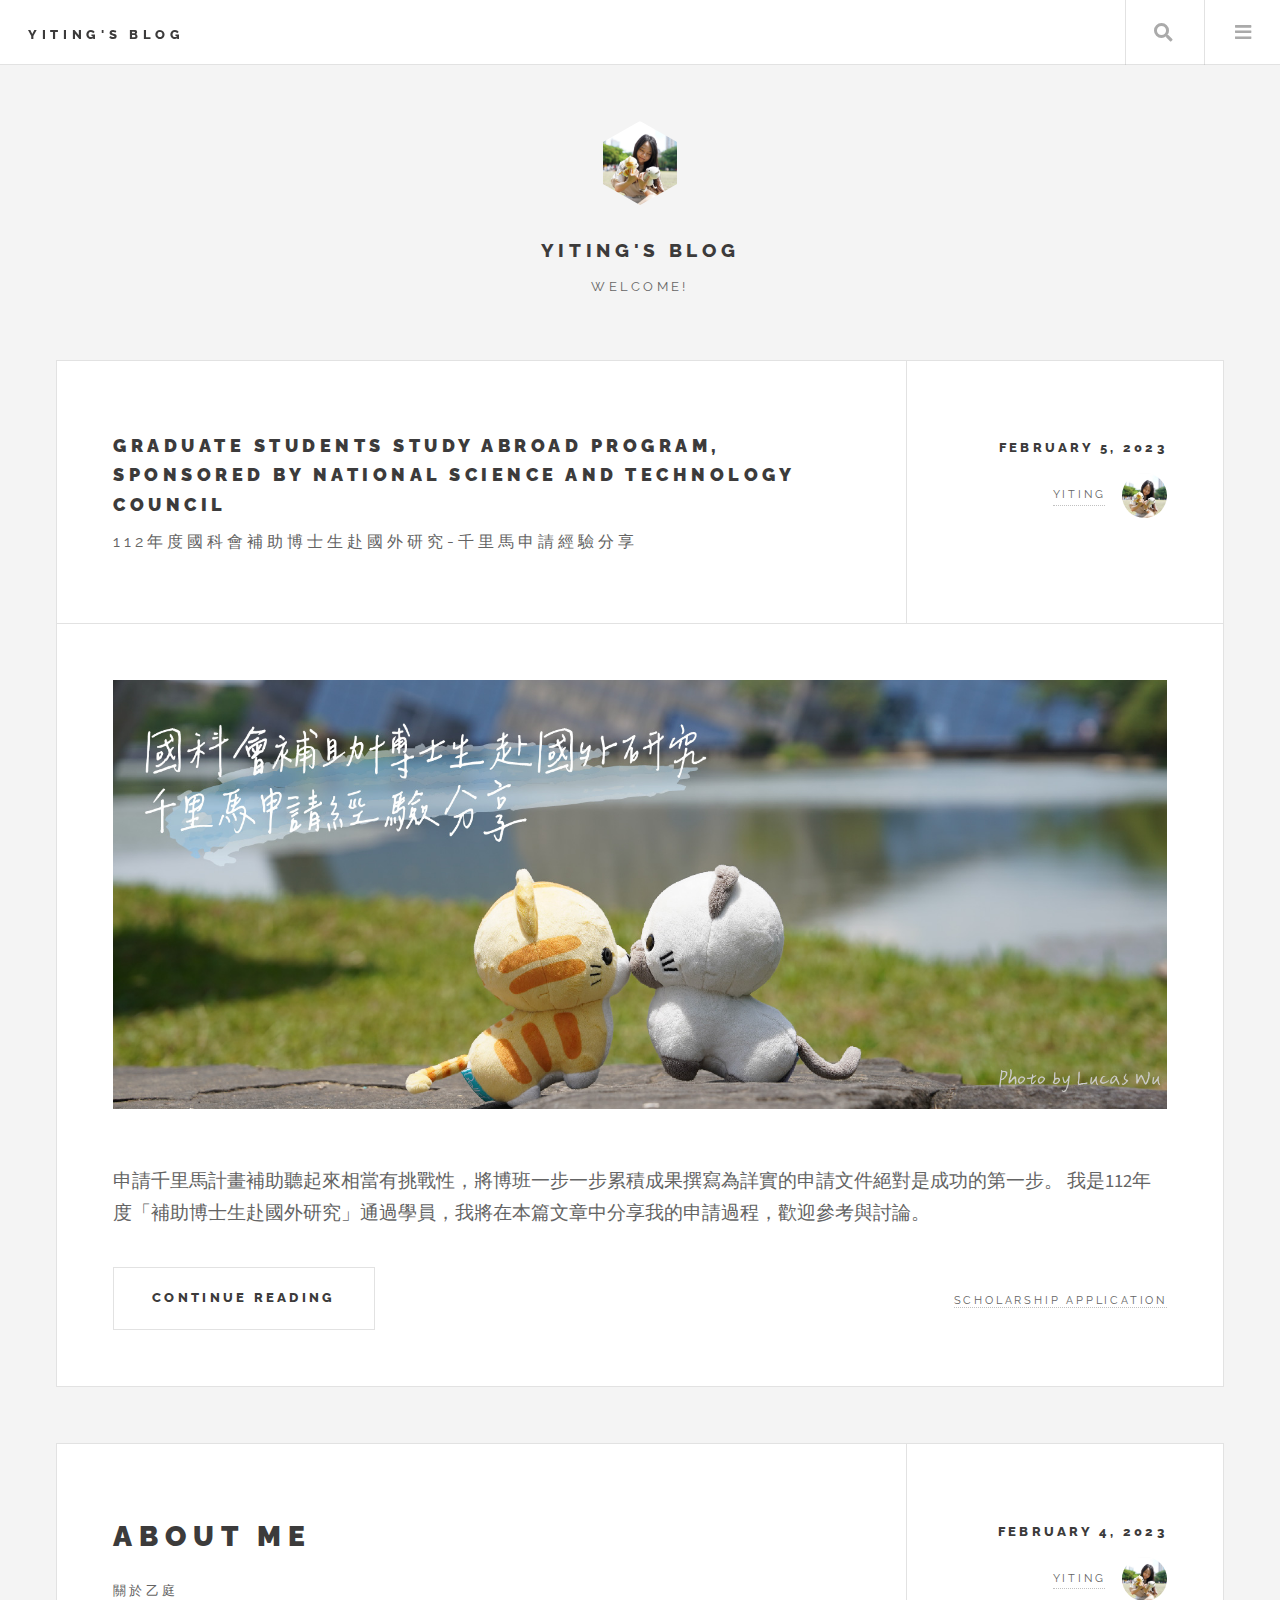
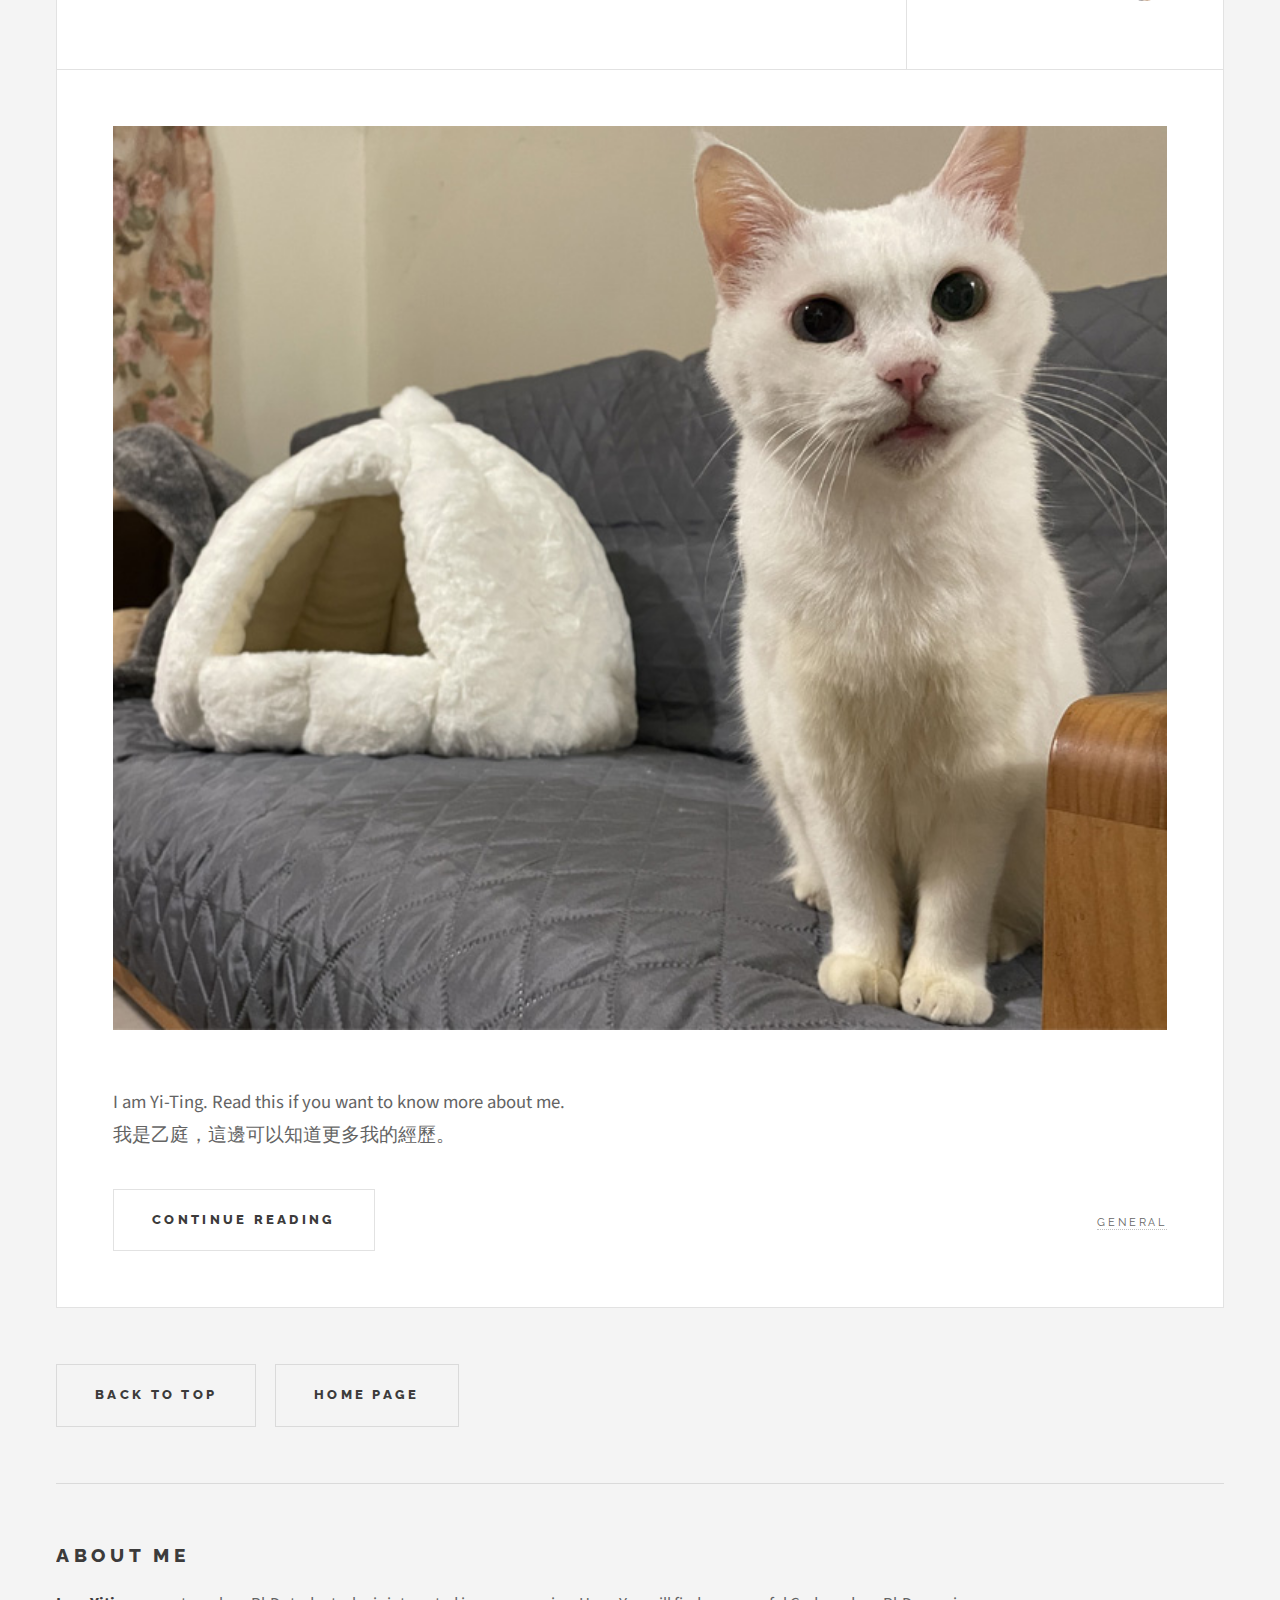
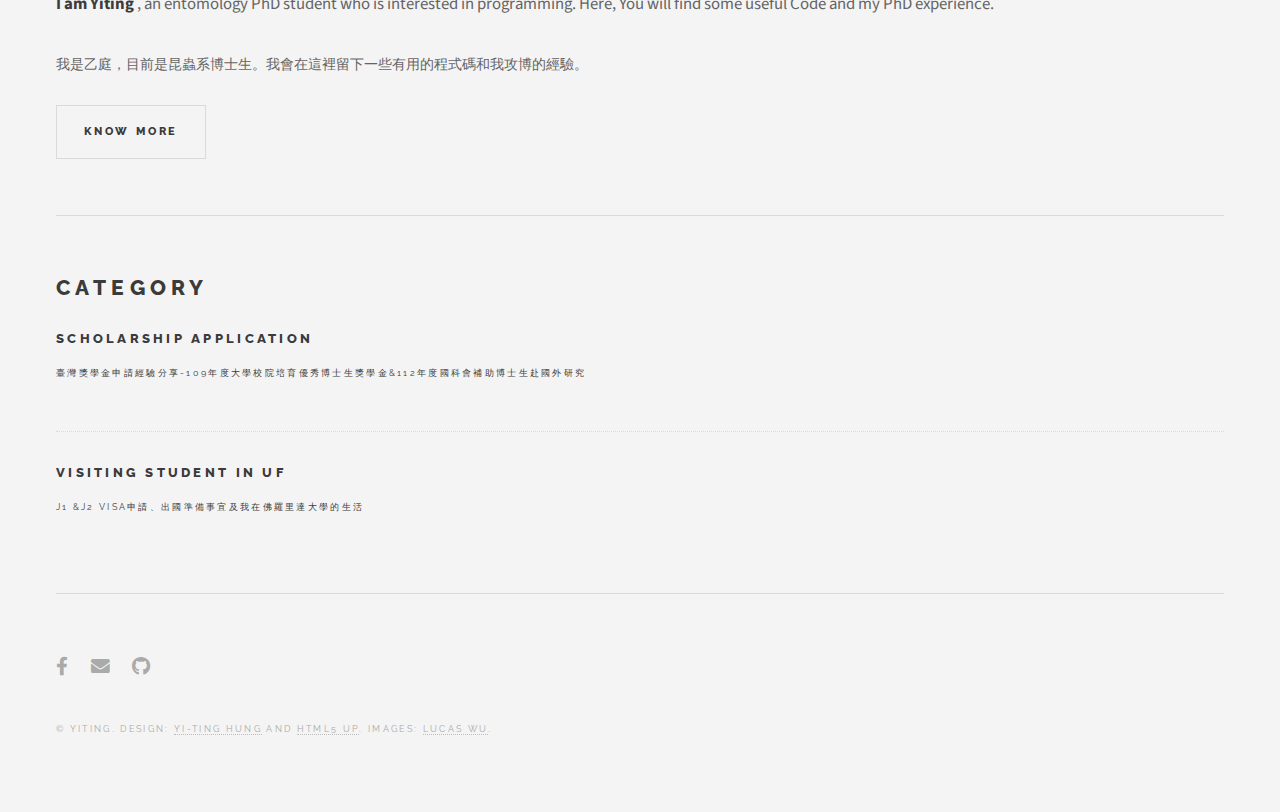
<file: index.html>
<!DOCTYPE HTML>
<!--
	Future Imperfect by HTML5 UP
	html5up.net | @ajlkn
	Free for personal and commercial use under the CCA 3.0 license (html5up.net/license)
-->
<html>
	<head>
		<title>YiTing's Blog </title>
		<meta charset="utf-8" />
		<meta name="viewport" content="width=device-width, initial-scale=1, user-scalable=no" />
		<link rel="stylesheet" href="assets/css/main.css" />
		<meta name="google-site-verification" content="Soy0hRYgrxnkFhu7_AtfLy46dDsV6H9Kyr0UE5X7TT4" />
	</head>
	<body class="is-preload">

		<!-- Wrapper -->
			<div id="wrapper">

				<!-- Header -->
					<header id="header">
						<h1><a href="index.html">YiTing's Blog</a></h1>
						<!-- <nav class="links">
							<ul>
								<li><a href="#">Lorem</a></li>
								<li><a href="#">Ipsum</a></li>
								<li><a href="#">Feugiat</a></li>
								<li><a href="#">Tempus</a></li>
								<li><a href="#">Adipiscing</a></li>
							</ul>
						</nav> -->
						<nav class="main">
							<ul>
								<li class="search">
									<a class="fa-search" href="#search">Search</a>
									<form id="search" method="get" action="#">
										<input type="text" name="query" placeholder="Search" />
									</form>
								</li>
								<li class="menu">
									<a class="fa-bars" href="#menu">Menu</a>
								</li>
							</ul>
						</nav>
					</header>

				<!-- Menu -->
					<section id="menu">

						<!-- Search -->
							<section>
								<form class="search" method="get" action="#">
									<input type="text" name="query" placeholder="Search" />
								</form>
							</section>

						<!-- Links -->
							<section>
								<ul class="links">
									<h2>Category</h2>
									<li>
										<a href="index_Scholarship.html">
											<h3>Scholarship application</h3>
											<p>臺灣獎學金申請經驗分享-109年度大學校院培育優秀博士生獎學金&112年度國科會補助博士生赴國外研究</p>
										</a>
									</li>
									<li>
										<a href="index_UF.html">
											<h3>Visiting student in UF</h3>
											<p>J1 &J2 Visa申請、出國準備事宜及我在佛羅里達大學的生活</p>
										</a>
									</li>
									<!-- <li>
										<a href="#">
											<h3>Feugiat veroeros</h3>
											<p>Phasellus sed ultricies mi congue</p>
										</a>
									</li>
									<li>
										<a href="#">
											<h3>Etiam sed consequat</h3>
											<p>Porta lectus amet ultricies</p>
										</a>
									</li> -->
								</ul>
							</section>

						<!-- Actions -->
							<section>
								<ul class="actions stacked">
									<li><a href="mailto: tiffany9583@gmail.com" class="button large fit">Contact me</a></li>
								</ul>
							</section>

					</section>

				<!-- Main -->
					<div id="main">
						<!-- Post -->
						<article class="post">
							<header>
								<div class="title">
									<h2 style="font-size: 18px"><a href="articles/scholarship/01.html">Graduate Students Study Abroad Program, sponsored by National Science and Technology Council</a></h2>
									<p style="font-size: 16px">112年度國科會補助博士生赴國外研究-千里馬申請經驗分享</p>
								</div>
								<div class="meta">
									<time class="published" datetime="2023-02-05">February 5, 2023</time>
									<a href="articles\about_me.html" class="author"><span class="name">Yiting</span><img src="images/avatar.jpg" alt="" /></a>
								</div>
							</header>
							<a href="articles/scholarship/01.html" class="image featured"><img src="images/scholarship_01_B.jpg" alt="" /></a>
							<p>申請千里馬計畫補助聽起來相當有挑戰性，將博班一步一步累積成果撰寫為詳實的申請文件絕對是成功的第一步。 我是112年度「補助博士生赴國外研究」通過學員，我將在本篇文章中分享我的申請過程，歡迎參考與討論。</p>
							<footer>
								<ul class="actions">
									<li><a href="articles/scholarship/01.html" class="button large">Continue Reading</a></li>
								</ul>
								<ul class="stats">
									<li><a href="index_Scholarship.html">Scholarship application</a></li>
									
								</ul>
							</footer>
						</article>

						<!-- Post -->
							<article class="post">
								<header>
									<div class="title">
										<h2><a href="articles/about_me.html">About me</a></h2>
										<p>關於乙庭</p>
									</div>
									<div class="meta">
										<time class="published" datetime="2023-02-04">February 4, 2023</time>
										<a href="#" class="author"><span class="name">Yiting</span><img src="images/avatar.jpg" alt="" /></a>
									</div>
								</header>
								<a href="articles/about_me.html" class="image featured"><img src="images/Momo.jpg" alt="" /></a>
								<p>I am Yi-Ting. Read this if you want to know more about me.
									<br />
									我是乙庭，這邊可以知道更多我的經歷。	
								</p>
								<footer>
									<ul class="actions">
										<li><a href="articles/about_me.html" class="button large">Continue Reading</a></li>
									</ul>
									<ul class="stats">
										<li><a href="#">General</a></li>
									</ul>
								</footer>
							</article>

						<!-- Post -->
							<!-- <article class="post">
								<header>
									<div class="title">
										<h2><a href="single.html">Ultricies sed magna euismod enim vitae gravida</a></h2>
										<p>Lorem ipsum dolor amet nullam consequat etiam feugiat</p>
									</div>
									<div class="meta">
										<time class="published" datetime="2015-10-25">October 25, 2015</time>
										<a href="#" class="author"><span class="name">Jane Doe</span><img src="images/avatar.jpg" alt="" /></a>
									</div>
								</header>
								<a href="single.html" class="image featured"><img src="images/pic02.jpg" alt="" /></a>
								<p>Mauris neque quam, fermentum ut nisl vitae, convallis maximus nisl. Sed mattis nunc id lorem euismod placerat. Vivamus porttitor magna enim, ac accumsan tortor cursus at. Phasellus sed ultricies mi non congue ullam corper.</p>
								<footer>
									<ul class="actions">
										<li><a href="single.html" class="button large">Continue Reading</a></li>
									</ul>
									<ul class="stats">
										<li><a href="#">General</a></li>
										<li><a href="#" class="icon solid fa-heart">28</a></li>
										<li><a href="#" class="icon solid fa-comment">128</a></li>
									</ul>
								</footer>
							</article> -->

						

						
						<!-- Pagination -->
							<ul class="actions pagination">
								<li><a href="#" class="button large next">Back to top</a></li>
								<li><a href="index.html" class="button large next">Home Page</a></li>
							</ul>

					</div>

				<!-- Sidebar -->
					<section id="sidebar">

						<!-- Intro -->
							<section id="intro">
								<a href="#" class="logo"><img src="images/avatar.jpg" alt="" /></a>
								<header>
									<h1>YiTing's Blog</h1>
									<p>Welcome!</p>
								</header>
							</section>

						<!-- About -->
						<section class="blurb">
							<h1>About Me</h1>
							<p><strong>I am Yiting</strong> , an entomology PhD student who is interested in programming. 
								Here, You will find some useful Code and my PhD experience.<br /></p>
								<p style="font-size: 14px">我是乙庭，目前是昆蟲系博士生。我會在這裡留下一些有用的程式碼和我攻博的經驗。<br /></p>
							<ul class="actions">
								<li><a href="articles/about_me.html" class="button">Know More</a></li>
							</ul>
						</section>
						
							

						<!-- Posts List -->
							<section>
								<h2>Category</h2>
								<ul class="posts">
									<li>
										<article>
											<header>
												<h3><a href="index_Scholarship.html">Scholarship application<br /><br />
												<p>臺灣獎學金申請經驗分享-109年度大學校院培育優秀博士生獎學金&112年度國科會補助博士生赴國外研究</p></h3></a>
												<!-- <time class="published" datetime="2015-10-20">October 20, 2015</time> -->
											</header>
											<!-- <a href="single.html" class="image"><img src="images/pic08.jpg" alt="" /></a> -->
										</article>
									</li>
									<li>
										<article>
											<header>
												<h3><a href="index_UF.html">Visiting student in UF<br /><br />
												<p>J1 &J2 Visa申請、出國準備事宜及我在佛羅里達大學的生活</p></h3></a>
											</header>
										</article>
									</li>
									
								</ul>
							</section>

						

						<!-- Footer -->
							<section id="footer">
								<ul class="icons">
									<!-- <li><a href="#" class="icon brands fa-twitter"><span class="label">Twitter</span></a></li> -->
									<li><a href="https://www.facebook.com/tiffany8483" class="icon brands fa-facebook-f"><span class="label">Facebook</span></a></li>
									<!-- <li><a href="#" class="icon brands fa-instagram"><span class="label">Instagram</span></a></li> -->
									<!-- <li><a href="#" class="icon solid fa-rss"><span class="label">RSS</span></a></li> -->
									<li><a href="mailto: tiffany9583@gmail.com" class="icon solid fa-envelope"><span class="label">Email</span></a></li>
									<li><a href="https://github.com/Tiffany9583" class="icon brands alt fa-github"><span class="label">GitHub</span></a></li>
								</ul>
								<p class="copyright">&copy; Yiting. Design: <a href="https://github.com/Tiffany9583">Yi-Ting Hung</a> and <a href="http://html5up.net">HTML5 UP</a>. Images: <a href="https://www.facebook.com/lucas770122">Lucas Wu</a>.</p>
							</section>

					</section>

			</div>

		<!-- Scripts -->
			<script src="assets/js/jquery.min.js"></script>
			<script src="assets/js/browser.min.js"></script>
			<script src="assets/js/breakpoints.min.js"></script>
			<script src="assets/js/util.js"></script>
			<script src="assets/js/main.js"></script>

	</body>
</html>
</file>
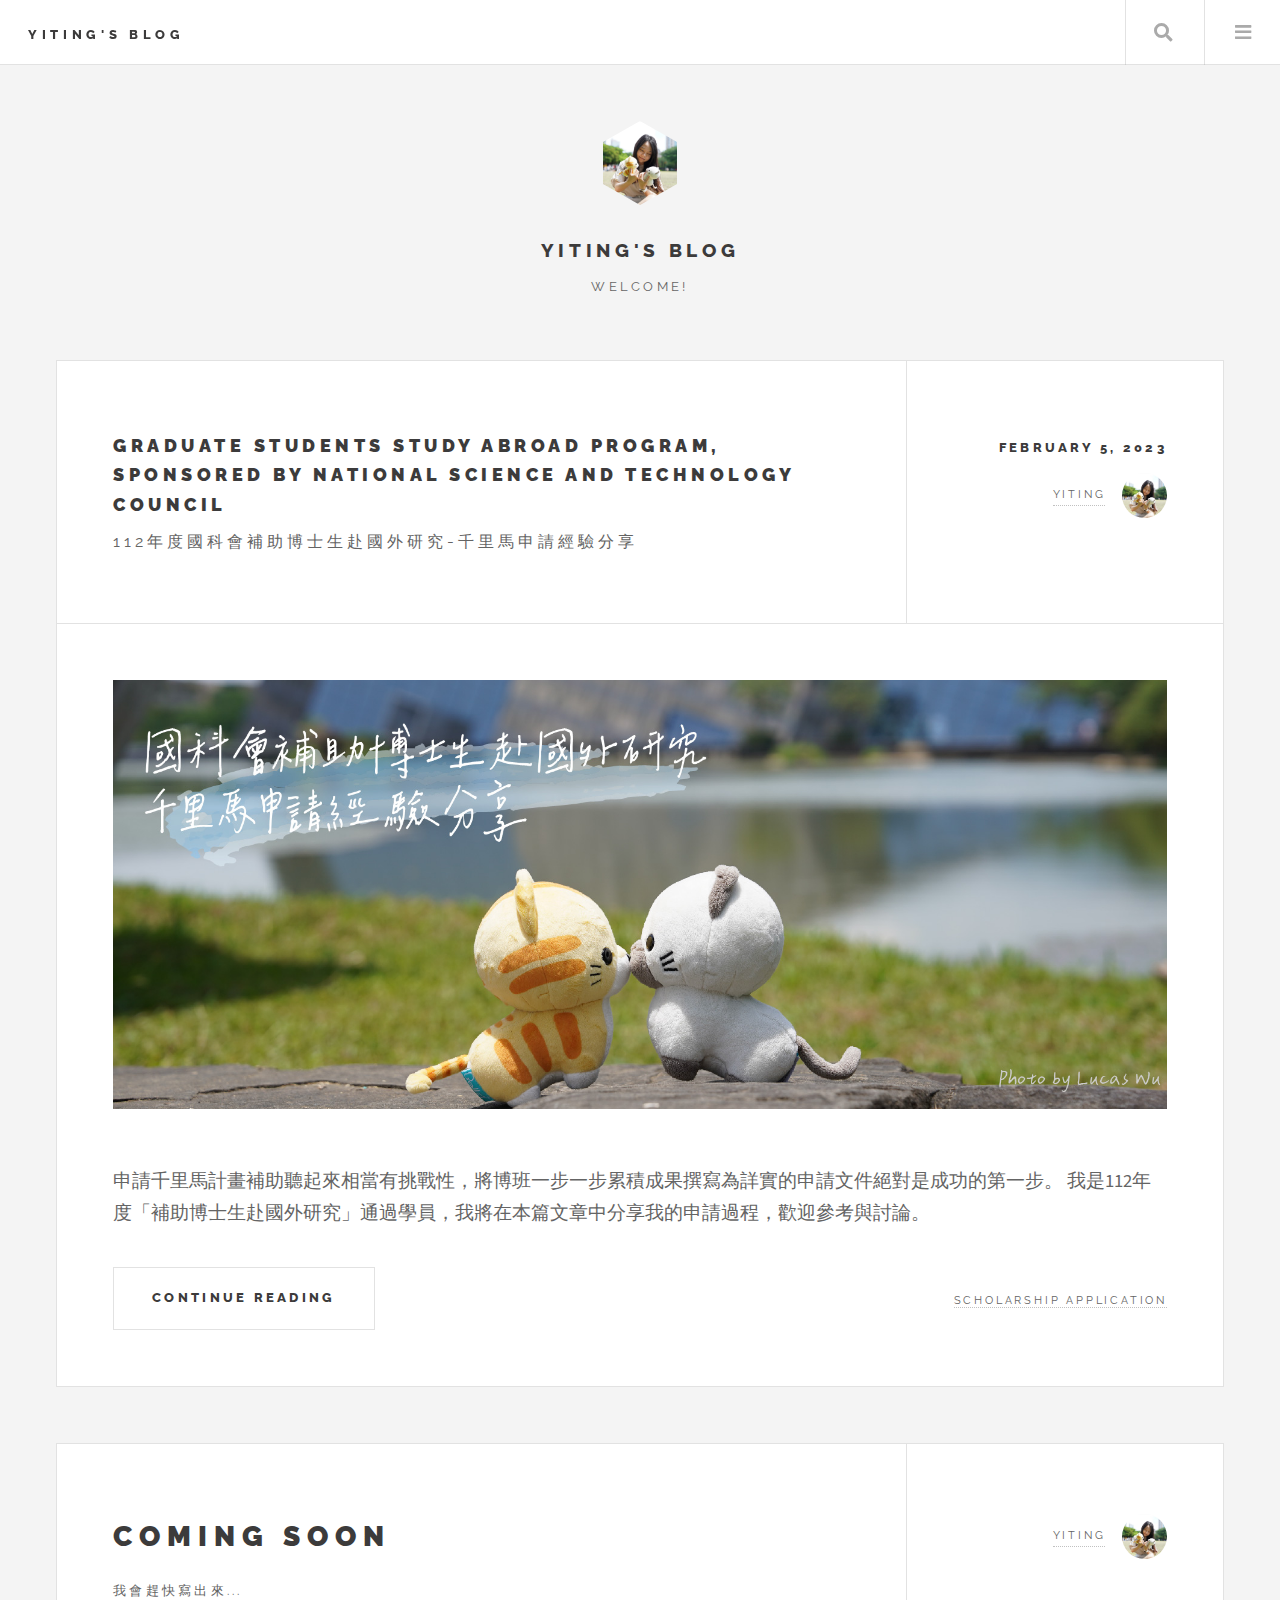
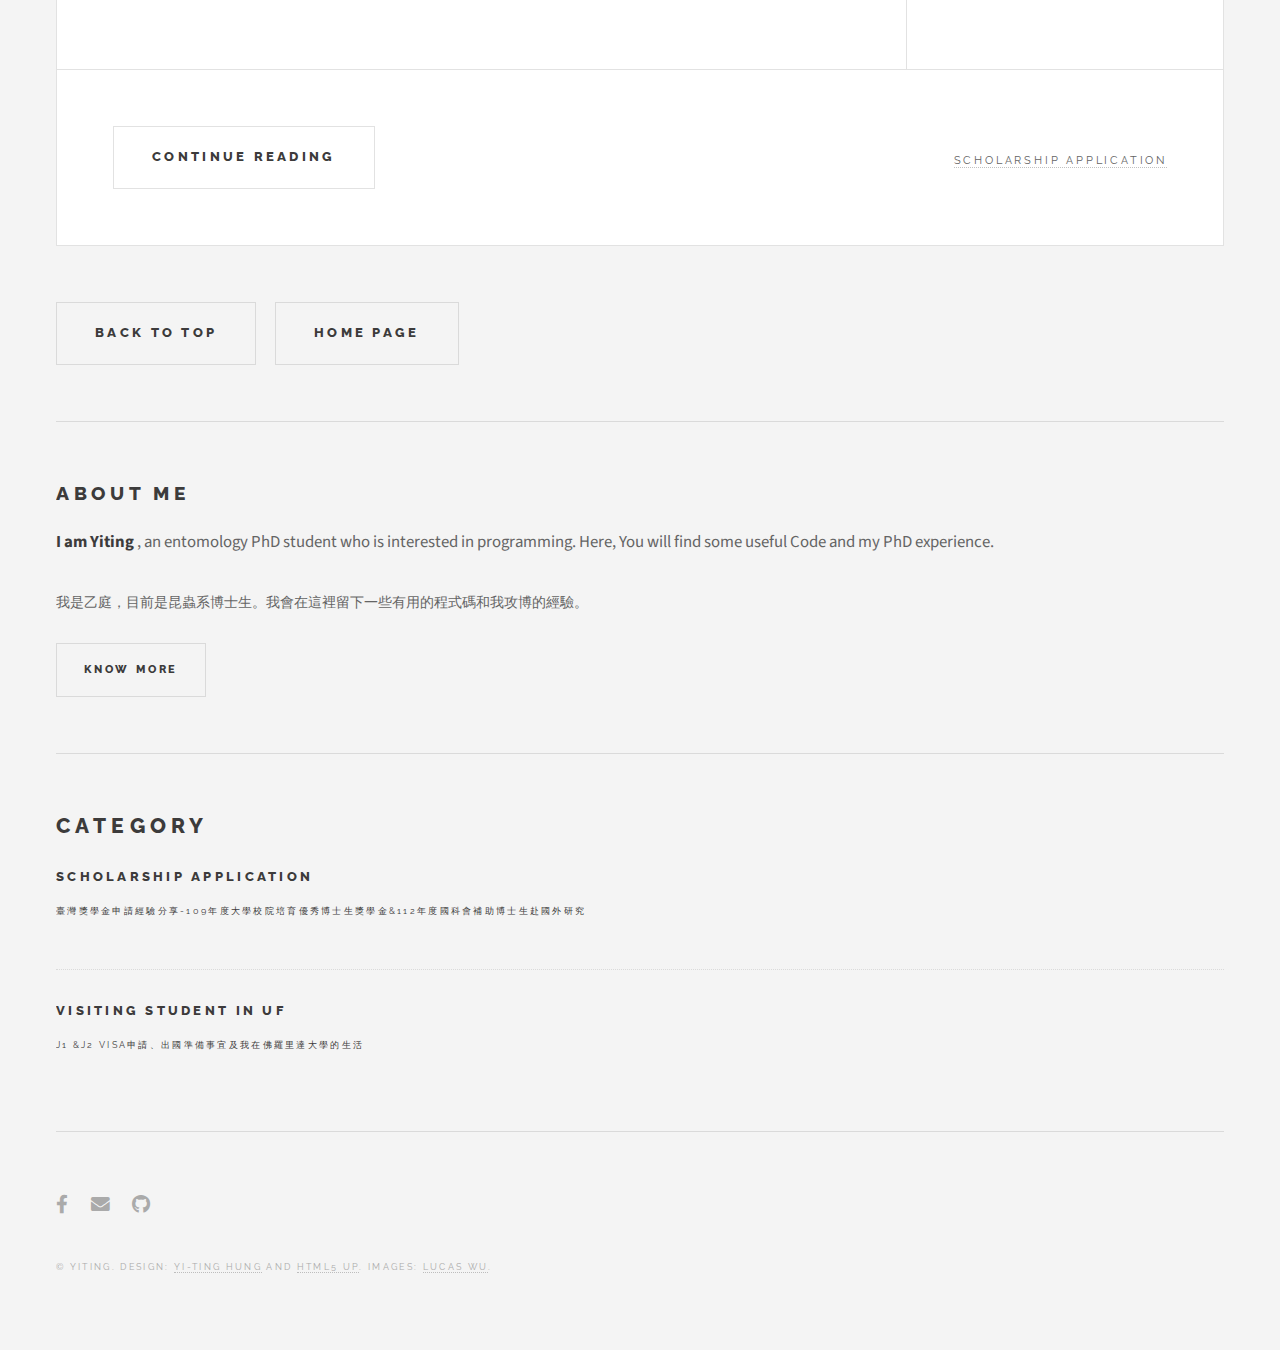
<file: index_Scholarship.html>
<!DOCTYPE HTML>
<!--
	Future Imperfect by HTML5 UP
	html5up.net | @ajlkn
	Free for personal and commercial use under the CCA 3.0 license (html5up.net/license)
-->
<html>
	<head>
		<title>YiTing's Blog </title>
		<meta charset="utf-8" />
		<meta name="viewport" content="width=device-width, initial-scale=1, user-scalable=no" />
		<link rel="stylesheet" href="assets/css/main.css" />
	</head>
	<body class="is-preload">

		<!-- Wrapper -->
			<div id="wrapper">

				<!-- Header -->
					<header id="header">
						<h1><a href="index.html">YiTing's Blog</a></h1>
						<!-- <nav class="links">
							<ul>
								<li><a href="#">Lorem</a></li>
								<li><a href="#">Ipsum</a></li>
								<li><a href="#">Feugiat</a></li>
								<li><a href="#">Tempus</a></li>
								<li><a href="#">Adipiscing</a></li>
							</ul>
						</nav> -->
						<nav class="main">
							<ul>
								<li class="search">
									<a class="fa-search" href="#search">Search</a>
									<form id="search" method="get" action="#">
										<input type="text" name="query" placeholder="Search" />
									</form>
								</li>
								<li class="menu">
									<a class="fa-bars" href="#menu">Menu</a>
								</li>
							</ul>
						</nav>
					</header>

				<!-- Menu -->
					<section id="menu">

						<!-- Search -->
							<section>
								<form class="search" method="get" action="#">
									<input type="text" name="query" placeholder="Search" />
								</form>
							</section>

						<!-- Links -->
							<section>
								<ul class="links">
									<h2>Category</h2>
									<li>
										<a href="index_Scholarship.html">
											<h3>Scholarship application</h3>
											<p>臺灣獎學金申請經驗分享-109年度大學校院培育優秀博士生獎學金&112年度國科會補助博士生赴國外研究</p>
										</a>
									</li>
									<li>
										<a href="index_UF.html">
											<h3>Visiting student in UF</h3>
											<p>J1 &J2 Visa申請、出國準備事宜及我在佛羅里達大學的生活</p>
										</a>
									</li>
									<!-- <li>
										<a href="#">
											<h3>Feugiat veroeros</h3>
											<p>Phasellus sed ultricies mi congue</p>
										</a>
									</li>
									<li>
										<a href="#">
											<h3>Etiam sed consequat</h3>
											<p>Porta lectus amet ultricies</p>
										</a>
									</li> -->
								</ul>
							</section>

						<!-- Actions -->
							<section>
								<ul class="actions stacked">
									<li><a href="mailto: tiffany9583@gmail.com" class="button large fit">Contact me</a></li>
								</ul>
							</section>

					</section>

				<!-- Main -->
					<div id="main">

						<!-- Post -->
							<article class="post">
								<header>
									<div class="title">
										<h2 style="font-size: 18px"><a href="articles/scholarship/01.html">Graduate Students Study Abroad Program, sponsored by National Science and Technology Council</a></h2>
										<p style="font-size: 16px">112年度國科會補助博士生赴國外研究-千里馬申請經驗分享</p>
									</div>
									<div class="meta">
										<time class="published" datetime="2023-02-05">February 5, 2023</time>
										<a href="articles\about_me.html" class="author"><span class="name">Yiting</span><img src="images/avatar.jpg" alt="" /></a>
									</div>
								</header>
								<a href="articles/scholarship/01.html" class="image featured"><img src="images/scholarship_01_B.jpg" alt="" /></a>
								<p>申請千里馬計畫補助聽起來相當有挑戰性，將博班一步一步累積成果撰寫為詳實的申請文件絕對是成功的第一步。 我是112年度「補助博士生赴國外研究」通過學員，我將在本篇文章中分享我的申請過程，歡迎參考與討論。</p>
								<footer>
									<ul class="actions">
										<li><a href="articles/scholarship/01.html" class="button large">Continue Reading</a></li>
									</ul>
									<ul class="stats">
										<li><a href="index_Scholarship.html">Scholarship application</a></li>
										
									</ul>
								</footer>
							</article>

							<!-- Post -->
							<article class="post">
								<header>
									<div class="title">
										<h2><a href="#">Coming soon</a></h2>
										<p>我會趕快寫出來...</p>
									</div>
									<div class="meta">
										<!-- <time class="published" datetime="2023-02-04">February 4, 2023</time> -->
										<a href="articles\about_me.html" class="author"><span class="name">Yiting</span><img src="images/avatar.jpg" alt="" /></a>
									</div>
								</header>
								<!-- <a href="#" class="image featured"><img src="images/Momo.jpg" alt="" /></a>
								<p>	
									AAAAAAAAAAAAAAAAAAAAAAAAAAAAAAAAAAAAAAAAAA
								</p> -->
								<footer>
									<ul class="actions">
										<li><a href="#" class="button large">Continue Reading</a></li>
									</ul>
									<ul class="stats">
										<li><a href="index_Scholarship.html">Scholarship application</a></li>
									</ul>
								</footer>
							</article>

						

						

						
						<!-- Pagination -->
							<ul class="actions pagination">
								<li><a href="#" class="button large next">Back to top</a></li>
								<li><a href="index.html" class="button large next">Home Page</a></li>
							</ul>

					</div>

				<!-- Sidebar -->
					<section id="sidebar">

						<!-- Intro -->
							<section id="intro">
								<a href="#" class="logo"><img src="images/avatar.jpg" alt="" /></a>
								<header>
									<h1>YiTing's Blog</h1>
									<p>Welcome!</p>
								</header>
							</section>

						<!-- About -->
						<section class="blurb">
							<h1>About Me</h1>
							<p><strong>I am Yiting</strong> , an entomology PhD student who is interested in programming. 
								Here, You will find some useful Code and my PhD experience.<br /></p>
								<p style="font-size: 14px">我是乙庭，目前是昆蟲系博士生。我會在這裡留下一些有用的程式碼和我攻博的經驗。<br /></p>
							<ul class="actions">
								<li><a href="articles/about_me.html" class="button">Know More</a></li>
							</ul>
						</section>
						
							

						<!-- Posts List -->
							<section>
								<h2>Category</h2>
								<ul class="posts">
									<li>
										<article>
											<header>
												<h3><a href="index_Scholarship.html">Scholarship application<br /><br />
												<p>臺灣獎學金申請經驗分享-109年度大學校院培育優秀博士生獎學金&112年度國科會補助博士生赴國外研究</p></h3></a>
												<!-- <time class="published" datetime="2015-10-20">October 20, 2015</time> -->
											</header>
											<!-- <a href="single.html" class="image"><img src="images/pic08.jpg" alt="" /></a> -->
										</article>
									</li>
									<li>
										<article>
											<header>
												<h3><a href="index_UF.html">Visiting student in UF<br /><br />
												<p>J1 &J2 Visa申請、出國準備事宜及我在佛羅里達大學的生活</p></h3></a>
											</header>
										</article>
									</li>
									
								</ul>
							</section>

						

						<!-- Footer -->
							<section id="footer">
								<ul class="icons">
									<!-- <li><a href="#" class="icon brands fa-twitter"><span class="label">Twitter</span></a></li> -->
									<li><a href="https://www.facebook.com/tiffany8483" class="icon brands fa-facebook-f"><span class="label">Facebook</span></a></li>
									<!-- <li><a href="#" class="icon brands fa-instagram"><span class="label">Instagram</span></a></li> -->
									<!-- <li><a href="#" class="icon solid fa-rss"><span class="label">RSS</span></a></li> -->
									<li><a href="mailto: tiffany9583@gmail.com" class="icon solid fa-envelope"><span class="label">Email</span></a></li>
									<li><a href="https://github.com/Tiffany9583" class="icon brands alt fa-github"><span class="label">GitHub</span></a></li>
								</ul>
								<p class="copyright">&copy; Yiting. Design: <a href="https://github.com/Tiffany9583">Yi-Ting Hung</a> and <a href="http://html5up.net">HTML5 UP</a>. Images: <a href="https://www.facebook.com/lucas770122">Lucas Wu</a>.</p>
							</section>

					</section>

			</div>

		<!-- Scripts -->
			<script src="assets/js/jquery.min.js"></script>
			<script src="assets/js/browser.min.js"></script>
			<script src="assets/js/breakpoints.min.js"></script>
			<script src="assets/js/util.js"></script>
			<script src="assets/js/main.js"></script>

	</body>
</html>
</file>
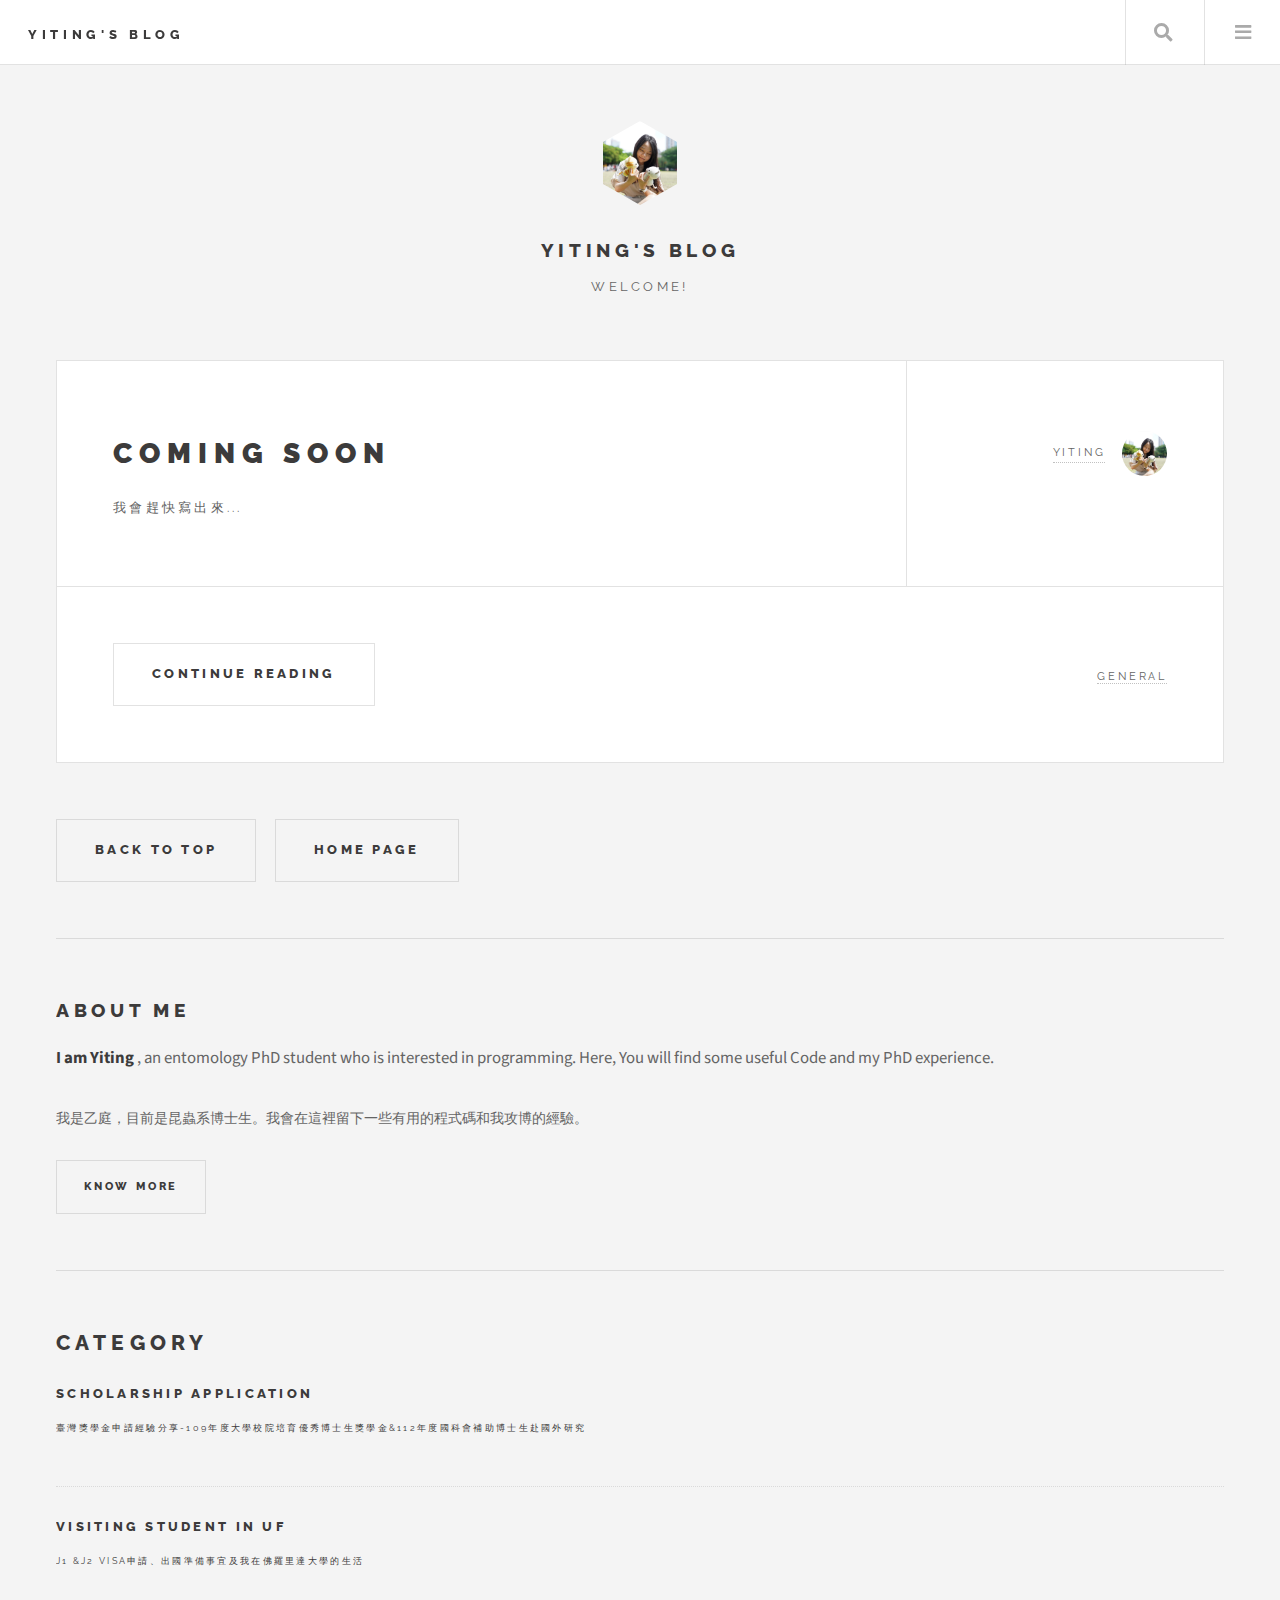
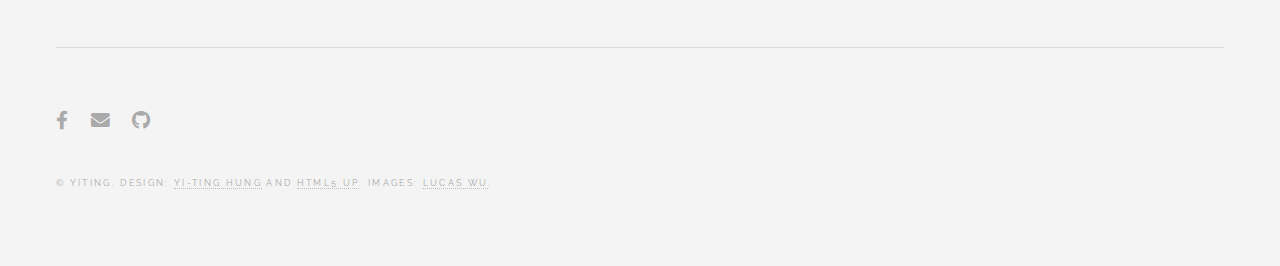
<file: index_UF.html>
<!DOCTYPE HTML>
<!--
	Future Imperfect by HTML5 UP
	html5up.net | @ajlkn
	Free for personal and commercial use under the CCA 3.0 license (html5up.net/license)
-->
<html>
	<head>
		<title>YiTing's Blog </title>
		<meta charset="utf-8" />
		<meta name="viewport" content="width=device-width, initial-scale=1, user-scalable=no" />
		<link rel="stylesheet" href="assets/css/main.css" />
	</head>
	<body class="is-preload">

		<!-- Wrapper -->
			<div id="wrapper">

				<!-- Header -->
					<header id="header">
						<h1><a href="index.html">YiTing's Blog</a></h1>
						<!-- <nav class="links">
							<ul>
								<li><a href="#">Lorem</a></li>
								<li><a href="#">Ipsum</a></li>
								<li><a href="#">Feugiat</a></li>
								<li><a href="#">Tempus</a></li>
								<li><a href="#">Adipiscing</a></li>
							</ul>
						</nav> -->
						<nav class="main">
							<ul>
								<li class="search">
									<a class="fa-search" href="#search">Search</a>
									<form id="search" method="get" action="#">
										<input type="text" name="query" placeholder="Search" />
									</form>
								</li>
								<li class="menu">
									<a class="fa-bars" href="#menu">Menu</a>
								</li>
							</ul>
						</nav>
					</header>

				<!-- Menu -->
					<section id="menu">

						<!-- Search -->
							<section>
								<form class="search" method="get" action="#">
									<input type="text" name="query" placeholder="Search" />
								</form>
							</section>

						<!-- Links -->
							<section>
								<ul class="links">
									<h2>Category</h2>
									<li>
										<a href="index_Scholarship.html">
											<h3>Scholarship application</h3>
											<p>臺灣獎學金申請經驗分享-109年度大學校院培育優秀博士生獎學金&112年度國科會補助博士生赴國外研究</p>
										</a>
									</li>
									<li>
										<a href="index_UF.html">
											<h3>Visiting student in UF</h3>
											<p>J1 &J2 Visa申請、出國準備事宜及我在佛羅里達大學的生活</p>
										</a>
									</li>
									<!-- <li>
										<a href="#">
											<h3>Feugiat veroeros</h3>
											<p>Phasellus sed ultricies mi congue</p>
										</a>
									</li>
									<li>
										<a href="#">
											<h3>Etiam sed consequat</h3>
											<p>Porta lectus amet ultricies</p>
										</a>
									</li> -->
								</ul>
							</section>

						<!-- Actions -->
							<section>
								<ul class="actions stacked">
									<li><a href="mailto: tiffany9583@gmail.com" class="button large fit">Contact me</a></li>
								</ul>
							</section>

					</section>

				<!-- Main -->
					<div id="main">

						<!-- Post -->
							<article class="post">
								<header>
									<div class="title">
										<h2><a href="#">Coming soon</a></h2>
										<p>我會趕快寫出來...</p>
									</div>
									<div class="meta">
										<!-- <time class="published" datetime="2023-02-04">February 4, 2023</time> -->
										<a href="#" class="author"><span class="name">Yiting</span><img src="images/avatar.jpg" alt="" /></a>
									</div>
								</header>
								<!-- <a href="#" class="image featured"><img src="images/Momo.jpg" alt="" /></a>
								<p>	
									AAAAAAAAAAAAAAAAAAAAAAAAAAAAAAAAAAAAAAAAAA
								</p> -->
								<footer>
									<ul class="actions">
										<li><a href="#" class="button large">Continue Reading</a></li>
									</ul>
									<ul class="stats">
										<li><a href="#">General</a></li>
									</ul>
								</footer>
							</article>

						<!-- Post -->
							<!-- <article class="post">
								<header>
									<div class="title">
										<h2><a href="single.html">Ultricies sed magna euismod enim vitae gravida</a></h2>
										<p>Lorem ipsum dolor amet nullam consequat etiam feugiat</p>
									</div>
									<div class="meta">
										<time class="published" datetime="2015-10-25">October 25, 2015</time>
										<a href="#" class="author"><span class="name">Jane Doe</span><img src="images/avatar.jpg" alt="" /></a>
									</div>
								</header>
								<a href="single.html" class="image featured"><img src="images/pic02.jpg" alt="" /></a>
								<p>Mauris neque quam, fermentum ut nisl vitae, convallis maximus nisl. Sed mattis nunc id lorem euismod placerat. Vivamus porttitor magna enim, ac accumsan tortor cursus at. Phasellus sed ultricies mi non congue ullam corper.</p>
								<footer>
									<ul class="actions">
										<li><a href="single.html" class="button large">Continue Reading</a></li>
									</ul>
									<ul class="stats">
										<li><a href="#">General</a></li>
										<li><a href="#" class="icon solid fa-heart">28</a></li>
										<li><a href="#" class="icon solid fa-comment">128</a></li>
									</ul>
								</footer>
							</article> -->

						

						
						<!-- Pagination -->
							<ul class="actions pagination">
								<li><a href="#" class="button large next">Back to top</a></li>
								<li><a href="index.html" class="button large next">Home Page</a></li>
							</ul>

					</div>

				<!-- Sidebar -->
					<section id="sidebar">

						<!-- Intro -->
							<section id="intro">
								<a href="#" class="logo"><img src="images/avatar.jpg" alt="" /></a>
								<header>
									<h1>YiTing's Blog</h1>
									<p>Welcome!</p>
								</header>
							</section>

						<!-- About -->
						<section class="blurb">
							<h1>About Me</h1>
							<p><strong>I am Yiting</strong> , an entomology PhD student who is interested in programming. 
								Here, You will find some useful Code and my PhD experience.<br /></p>
								<p style="font-size: 14px">我是乙庭，目前是昆蟲系博士生。我會在這裡留下一些有用的程式碼和我攻博的經驗。<br /></p>
							<ul class="actions">
								<li><a href="articles/about_me.html" class="button">Know More</a></li>
							</ul>
						</section>
						
							

						<!-- Posts List -->
							<section>
								<h2>Category</h2>
								<ul class="posts">
									<li>
										<article>
											<header>
												<h3><a href="index_UF.html">Scholarship application<br /><br />
												<p>臺灣獎學金申請經驗分享-109年度大學校院培育優秀博士生獎學金&112年度國科會補助博士生赴國外研究</p></h3></a>
												<!-- <time class="published" datetime="2015-10-20">October 20, 2015</time> -->
											</header>
											<!-- <a href="single.html" class="image"><img src="images/pic08.jpg" alt="" /></a> -->
										</article>
									</li>
									<li>
										<article>
											<header>
												<h3><a href="index.html">Visiting student in UF<br /><br />
												<p>J1 &J2 Visa申請、出國準備事宜及我在佛羅里達大學的生活</p></h3></a>
											</header>
										</article>
									</li>
									
								</ul>
							</section>

						

						<!-- Footer -->
							<section id="footer">
								<ul class="icons">
									<!-- <li><a href="#" class="icon brands fa-twitter"><span class="label">Twitter</span></a></li> -->
									<li><a href="https://www.facebook.com/tiffany8483" class="icon brands fa-facebook-f"><span class="label">Facebook</span></a></li>
									<!-- <li><a href="#" class="icon brands fa-instagram"><span class="label">Instagram</span></a></li> -->
									<!-- <li><a href="#" class="icon solid fa-rss"><span class="label">RSS</span></a></li> -->
									<li><a href="mailto: tiffany9583@gmail.com" class="icon solid fa-envelope"><span class="label">Email</span></a></li>
									<li><a href="https://github.com/Tiffany9583" class="icon brands alt fa-github"><span class="label">GitHub</span></a></li>
								</ul>
								<p class="copyright">&copy; Yiting. Design: <a href="https://github.com/Tiffany9583">Yi-Ting Hung</a> and <a href="http://html5up.net">HTML5 UP</a>. Images: <a href="https://www.facebook.com/lucas770122">Lucas Wu</a>.</p>
							</section>

					</section>

			</div>

		<!-- Scripts -->
			<script src="assets/js/jquery.min.js"></script>
			<script src="assets/js/browser.min.js"></script>
			<script src="assets/js/breakpoints.min.js"></script>
			<script src="assets/js/util.js"></script>
			<script src="assets/js/main.js"></script>

	</body>
</html>
</file>
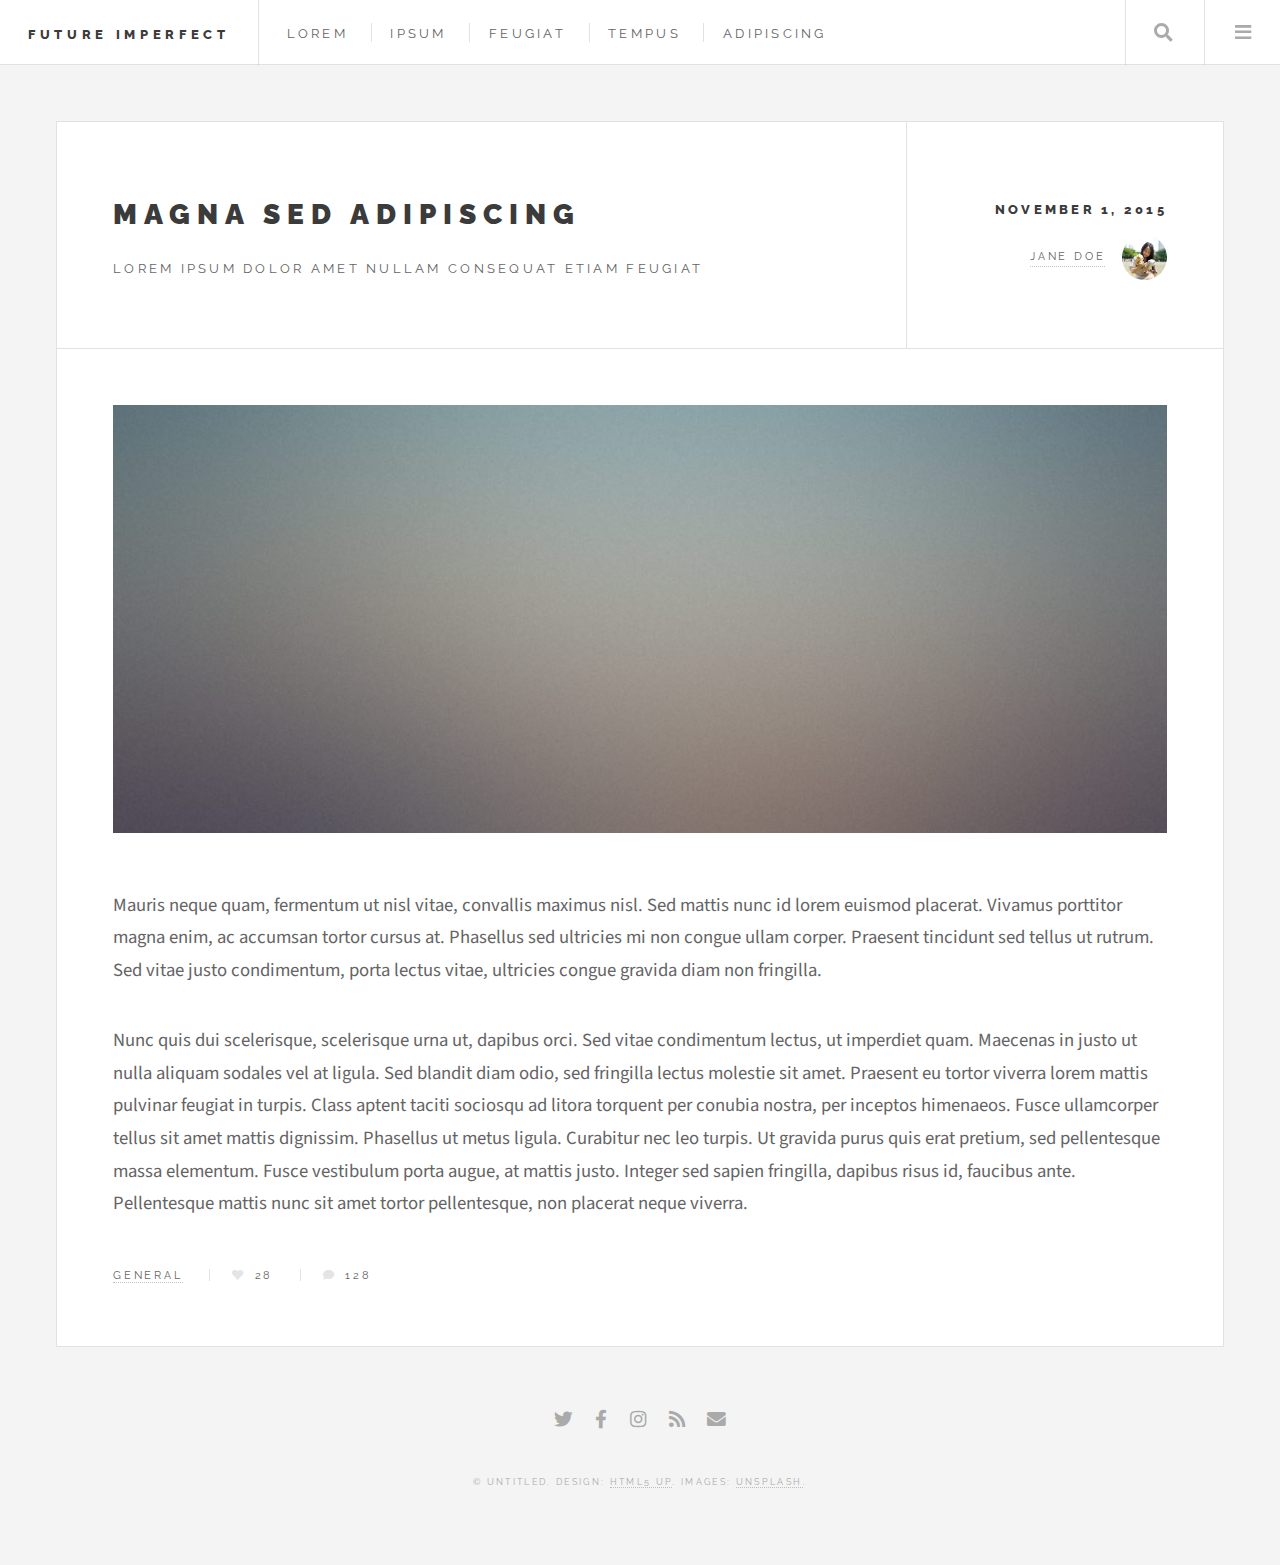
<file: single.html>
<!DOCTYPE HTML>
<!--
	Future Imperfect by HTML5 UP
	html5up.net | @ajlkn
	Free for personal and commercial use under the CCA 3.0 license (html5up.net/license)
-->
<html>
	<head>
		<title>Single - Future Imperfect by HTML5 UP</title>
		<meta charset="utf-8" />
		<meta name="viewport" content="width=device-width, initial-scale=1, user-scalable=no" />
		<link rel="stylesheet" href="assets/css/main.css" />
	</head>
	<body class="single is-preload">

		<!-- Wrapper -->
			<div id="wrapper">

				<!-- Header -->
					<header id="header">
						<h1><a href="index.html">Future Imperfect</a></h1>
						<nav class="links">
							<ul>
								<li><a href="#">Lorem</a></li>
								<li><a href="#">Ipsum</a></li>
								<li><a href="#">Feugiat</a></li>
								<li><a href="#">Tempus</a></li>
								<li><a href="#">Adipiscing</a></li>
							</ul>
						</nav>
						<nav class="main">
							<ul>
								<li class="search">
									<a class="fa-search" href="#search">Search</a>
									<form id="search" method="get" action="#">
										<input type="text" name="query" placeholder="Search" />
									</form>
								</li>
								<li class="menu">
									<a class="fa-bars" href="#menu">Menu</a>
								</li>
							</ul>
						</nav>
					</header>

				<!-- Menu -->
					<section id="menu">

						<!-- Search -->
							<section>
								<form class="search" method="get" action="#">
									<input type="text" name="query" placeholder="Search" />
								</form>
							</section>

						<!-- Links -->
							<section>
								<ul class="links">
									<li>
										<a href="#">
											<h3>Lorem ipsum</h3>
											<p>Feugiat tempus veroeros dolor</p>
										</a>
									</li>
									<li>
										<a href="#">
											<h3>Dolor sit amet</h3>
											<p>Sed vitae justo condimentum</p>
										</a>
									</li>
									<li>
										<a href="#">
											<h3>Feugiat veroeros</h3>
											<p>Phasellus sed ultricies mi congue</p>
										</a>
									</li>
									<li>
										<a href="#">
											<h3>Etiam sed consequat</h3>
											<p>Porta lectus amet ultricies</p>
										</a>
									</li>
								</ul>
							</section>

						<!-- Actions -->
							<section>
								<ul class="actions stacked">
									<li><a href="#" class="button large fit">Log In</a></li>
								</ul>
							</section>

					</section>

				<!-- Main -->
					<div id="main">

						<!-- Post -->
							<article class="post">
								<header>
									<div class="title">
										<h2><a href="#">Magna sed adipiscing</a></h2>
										<p>Lorem ipsum dolor amet nullam consequat etiam feugiat</p>
									</div>
									<div class="meta">
										<time class="published" datetime="2015-11-01">November 1, 2015</time>
										<a href="#" class="author"><span class="name">Jane Doe</span><img src="images/avatar.jpg" alt="" /></a>
									</div>
								</header>
								<span class="image featured"><img src="images/pic01.jpg" alt="" /></span>
								<p>Mauris neque quam, fermentum ut nisl vitae, convallis maximus nisl. Sed mattis nunc id lorem euismod placerat. Vivamus porttitor magna enim, ac accumsan tortor cursus at. Phasellus sed ultricies mi non congue ullam corper. Praesent tincidunt sed tellus ut rutrum. Sed vitae justo condimentum, porta lectus vitae, ultricies congue gravida diam non fringilla.</p>
								<p>Nunc quis dui scelerisque, scelerisque urna ut, dapibus orci. Sed vitae condimentum lectus, ut imperdiet quam. Maecenas in justo ut nulla aliquam sodales vel at ligula. Sed blandit diam odio, sed fringilla lectus molestie sit amet. Praesent eu tortor viverra lorem mattis pulvinar feugiat in turpis. Class aptent taciti sociosqu ad litora torquent per conubia nostra, per inceptos himenaeos. Fusce ullamcorper tellus sit amet mattis dignissim. Phasellus ut metus ligula. Curabitur nec leo turpis. Ut gravida purus quis erat pretium, sed pellentesque massa elementum. Fusce vestibulum porta augue, at mattis justo. Integer sed sapien fringilla, dapibus risus id, faucibus ante. Pellentesque mattis nunc sit amet tortor pellentesque, non placerat neque viverra. </p>
								<footer>
									<ul class="stats">
										<li><a href="#">General</a></li>
										<li><a href="#" class="icon solid fa-heart">28</a></li>
										<li><a href="#" class="icon solid fa-comment">128</a></li>
									</ul>
								</footer>
							</article>

					</div>

				<!-- Footer -->
					<section id="footer">
						<ul class="icons">
							<li><a href="#" class="icon brands fa-twitter"><span class="label">Twitter</span></a></li>
							<li><a href="#" class="icon brands fa-facebook-f"><span class="label">Facebook</span></a></li>
							<li><a href="#" class="icon brands fa-instagram"><span class="label">Instagram</span></a></li>
							<li><a href="#" class="icon solid fa-rss"><span class="label">RSS</span></a></li>
							<li><a href="#" class="icon solid fa-envelope"><span class="label">Email</span></a></li>
						</ul>
						<p class="copyright">&copy; Untitled. Design: <a href="http://html5up.net">HTML5 UP</a>. Images: <a href="http://unsplash.com">Unsplash</a>.</p>
					</section>

			</div>

		<!-- Scripts -->
			<script src="assets/js/jquery.min.js"></script>
			<script src="assets/js/browser.min.js"></script>
			<script src="assets/js/breakpoints.min.js"></script>
			<script src="assets/js/util.js"></script>
			<script src="assets/js/main.js"></script>

	</body>
</html>
</file>
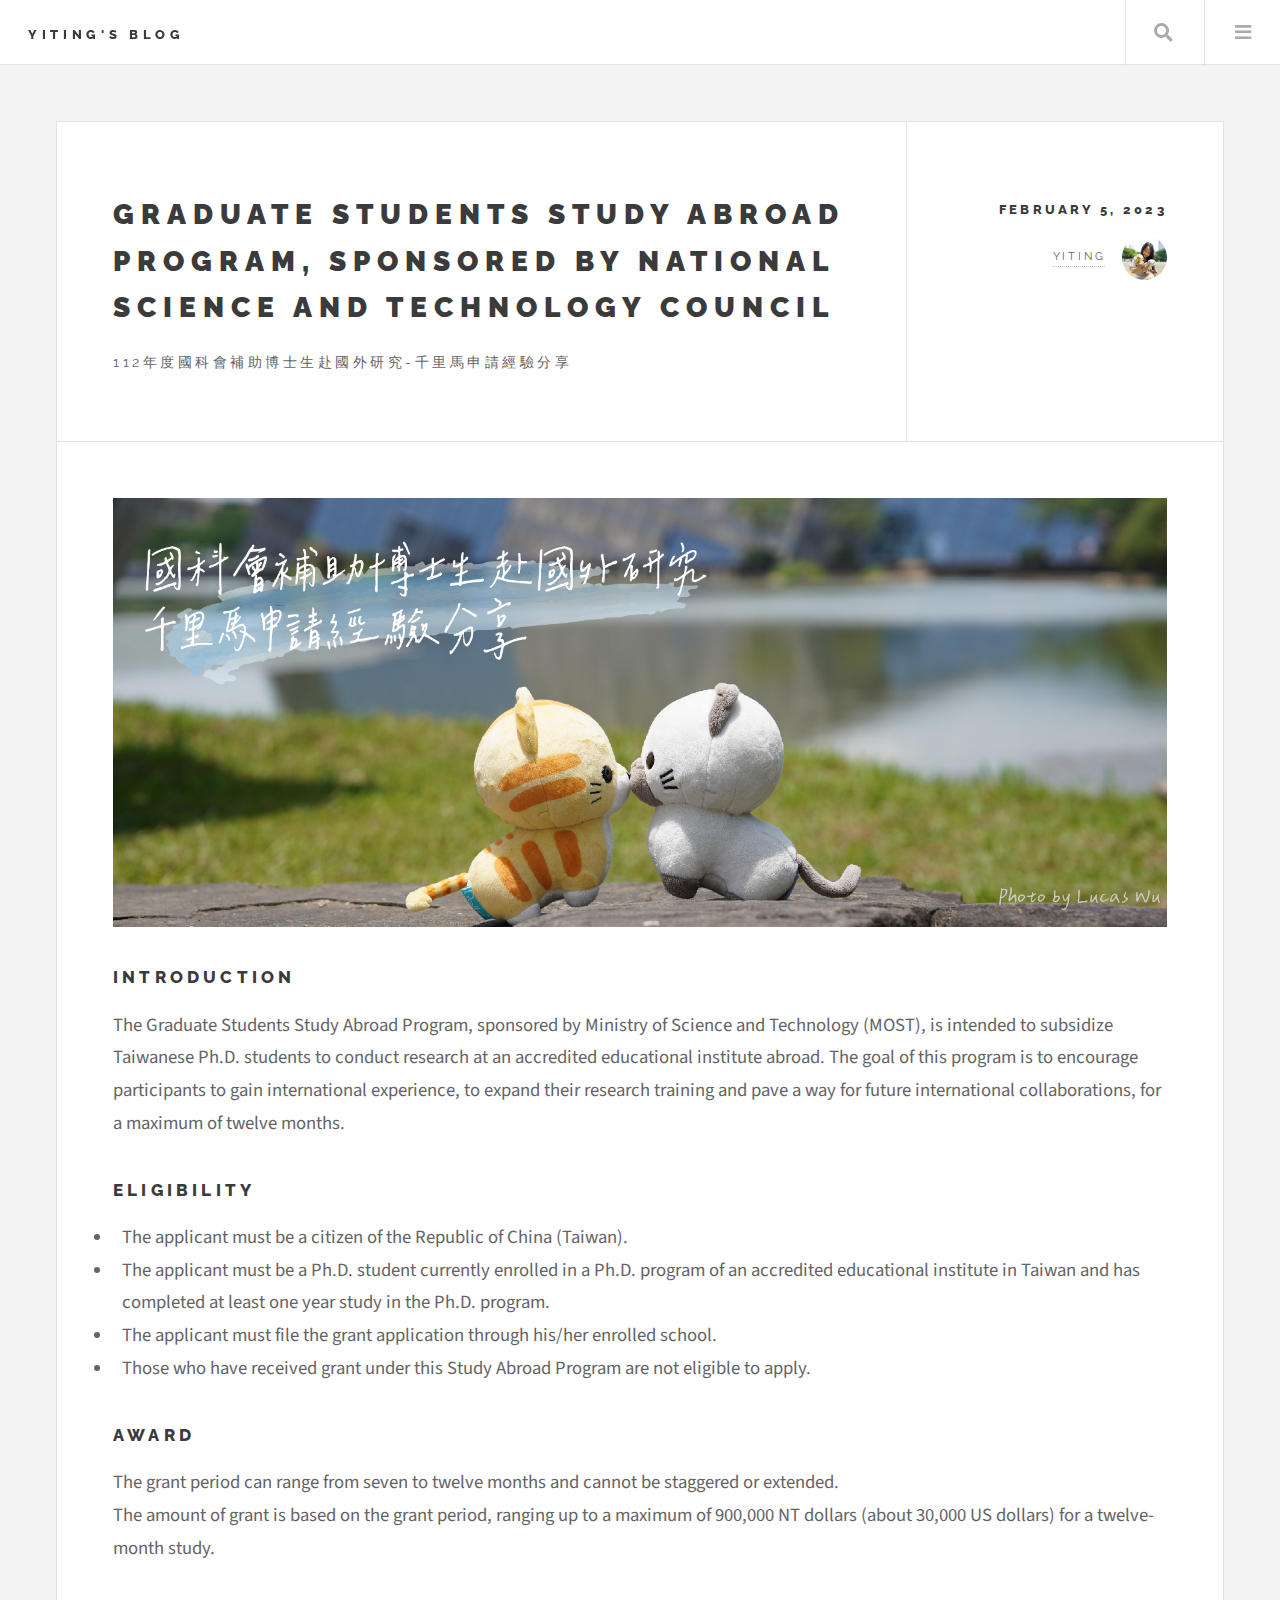
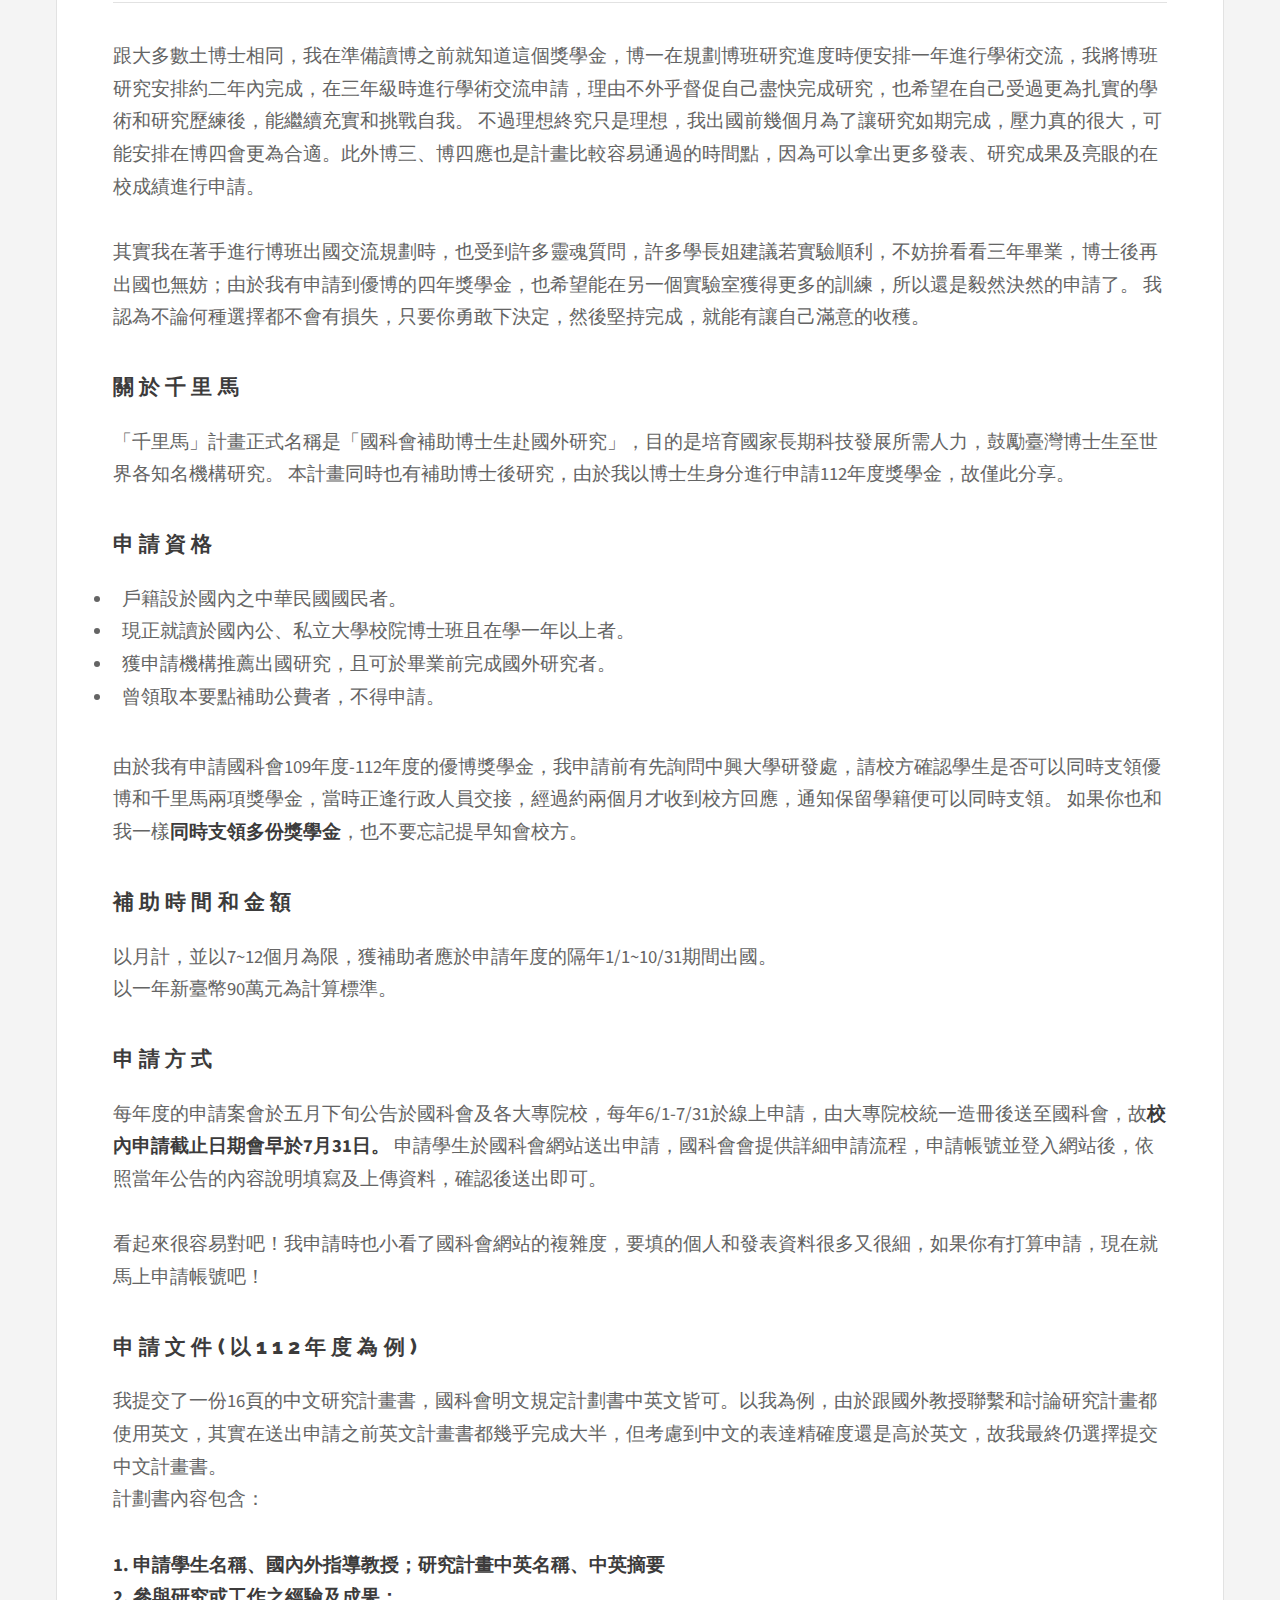
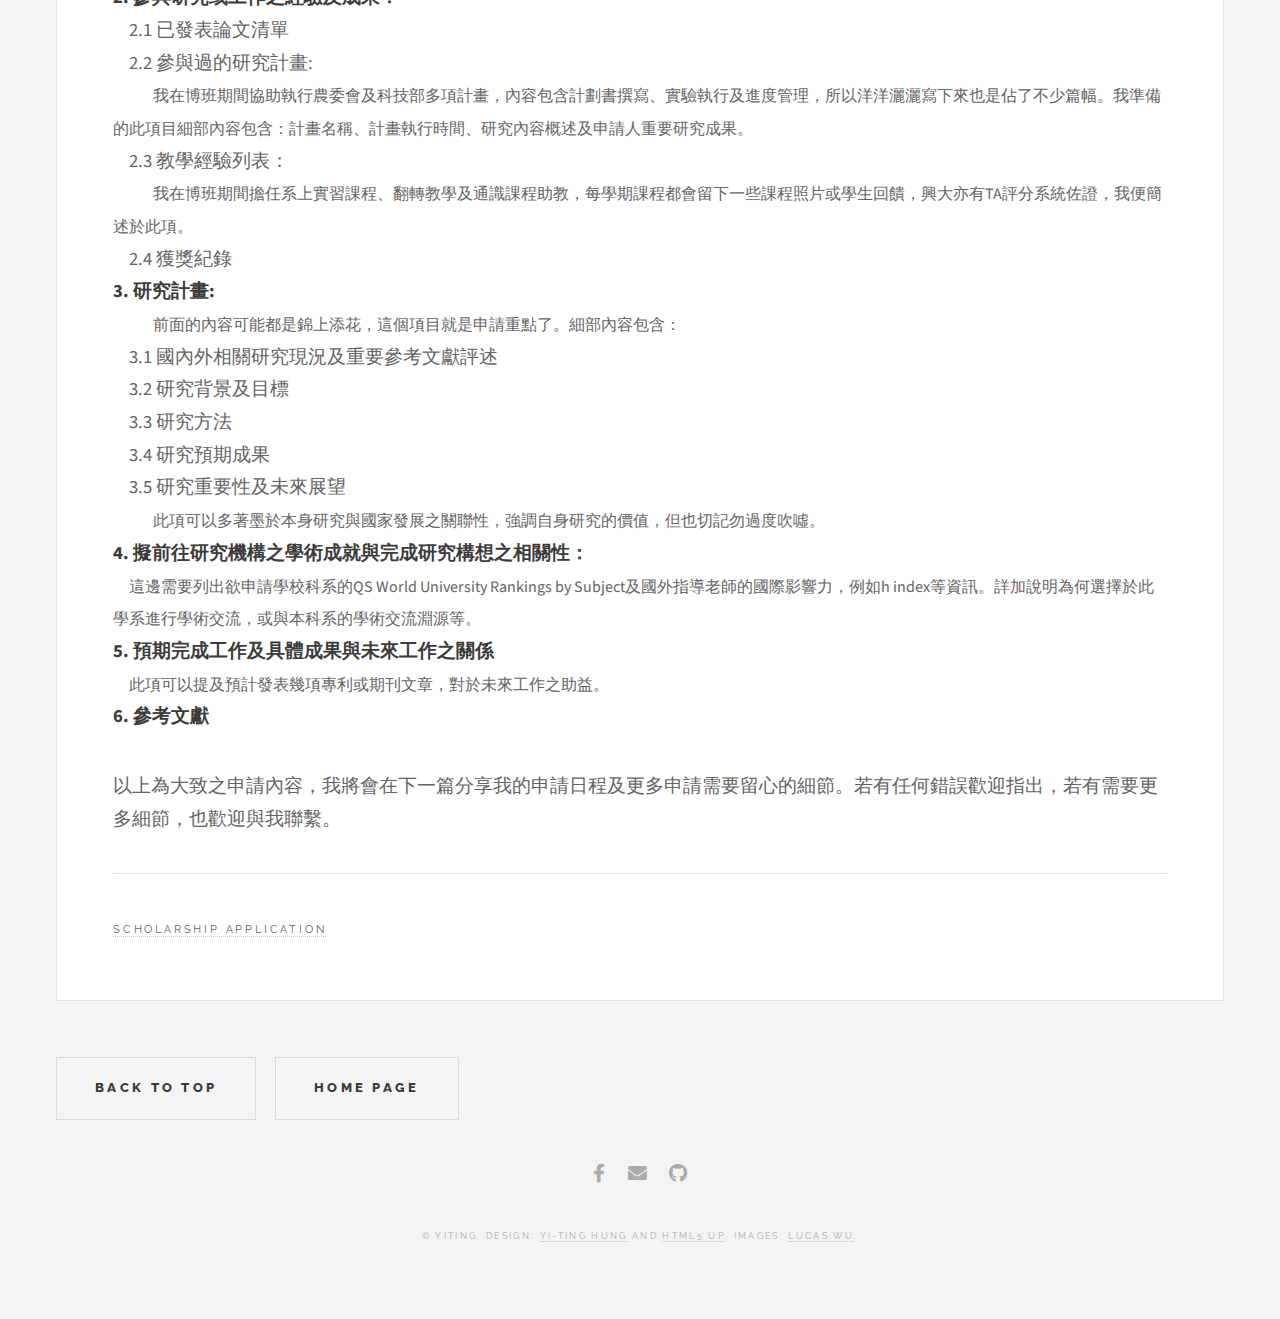
<file: articles/scholarship/01.html>
<!DOCTYPE HTML>
<!--
	Future Imperfect by HTML5 UP
	html5up.net | @ajlkn
	Free for personal and commercial use under the CCA 3.0 license (html5up.net/license)
-->
<html>
	<head>
		<title>YiTing's Blog - About Me</title>
		<meta charset="utf-8" />
		<meta name="viewport" content="width=device-width, initial-scale=1, user-scalable=no" />
		<link rel="stylesheet" href="../../assets/css/main.css" />
	</head>
	<body class="single is-preload">

		<!-- Wrapper -->
			<div id="wrapper">

				<!-- Header -->
				<header id="header">
					<h1><a href="../../index.html">YiTing's Blog</a></h1>
					<!-- <nav class="links">
						<ul>
							<li><a href="#">Lorem</a></li>
							<li><a href="#">Ipsum</a></li>
							<li><a href="#">Feugiat</a></li>
							<li><a href="#">Tempus</a></li>
							<li><a href="#">Adipiscing</a></li>
						</ul>
					</nav> -->
					<nav class="main">
						<ul>
							<li class="search">
								<a class="fa-search" href="#search">Search</a>
								<form id="search" method="get" action="#">
									<input type="text" name="query" placeholder="Search" />
								</form>
							</li>
							<li class="menu">
								<a class="fa-bars" href="#menu">Menu</a>
							</li>
						</ul>
					</nav>
				</header>

			<!-- Menu -->
				<section id="menu">

					<!-- Search -->
						<section>
							<form class="search" method="get" action="#">
								<input type="text" name="query" placeholder="Search" />
							</form>
						</section>

					<!-- Links -->
						<section>
							<ul class="links">
								<h2>Category</h2>
								<li>
									<a href="../../index_Scholarship.html">
										<h3>Scholarship application</h3>
										<p>臺灣獎學金申請經驗分享-109年度大學校院培育優秀博士生獎學金&112年度國科會補助博士生赴國外研究</p>
									</a>
								</li>
								<li>
									<a href="../../index_UF.html">
										<h3>Visiting student in UF</h3>
										<p>J1 &J2 Visa申請、出國準備事宜及我在佛羅里達大學的生活</p>
									</a>
								</li>
							</ul>
						</section>

					<!-- Actions -->
						<section>
							<ul class="actions stacked">
								<li><a href="mailto: tiffany9583@gmail.com" class="button large fit">Contact me</a></li>
							</ul>
						</section>

				</section>

				<!-- Main -->
					<div id="main">

						<!-- Post -->
							<article class="post">
								<header>
									<div class="title">
										<h2><a href="#">Graduate Students Study Abroad Program, sponsored by National Science and Technology Council</a></h2>
										<p style="font-size: 14px">112年度國科會補助博士生赴國外研究-千里馬申請經驗分享</p>
									</div>
									<div class="meta">
										<time class="published" datetime="2023-02-05">February 5, 2023</time>
										<a href="articles\about_me.html" class="author"><span class="name">Yiting</span><img src="../../images/avatar.jpg" alt="" /></a>
									</div>
								</header>
								
								<section>
									<span class="image fit"><img src="../../images/scholarship_01_B.jpg" alt="" /></span>
									<h3>Introduction</h3>
									<p>The Graduate Students Study Abroad Program, sponsored by Ministry of Science and Technology (MOST), is intended to subsidize Taiwanese Ph.D. students to conduct research at an accredited educational institute abroad. 
									The goal of this program is to encourage participants to gain international experience, to expand their research training and pave a way for future international collaborations, for a maximum of twelve months.
									</p>
								    <h3>Eligibility</h3>
									<div class="row">
										<ul>
											<li>The applicant must be a citizen of the Republic of China (Taiwan).</li>
											<li>The applicant must be a Ph.D. student currently enrolled in a Ph.D. program of an accredited educational institute in Taiwan and has completed at least one year study in the Ph.D. program.</li>
											<li>The applicant must file the grant application through his/her enrolled school.</li>
											<li>Those who have received grant under this Study Abroad Program are not eligible to apply.</li>
										</ul>
									</div>
									<h3>Award</h3>	
										<p>The grant period can range from seven to twelve months and cannot be staggered or extended.<br />
										The amount of grant is based on the grant period, ranging up to a maximum of 900,000 NT dollars (about 30,000 US dollars) for a twelve-month study.</p>
								</section>

								<section>
									<hr />
									<p>跟大多數土博士相同，我在準備讀博之前就知道這個獎學金，博一在規劃博班研究進度時便安排一年進行學術交流，我將博班研究安排約二年內完成，在三年級時進行學術交流申請，理由不外乎督促自己盡快完成研究，也希望在自己受過更為扎實的學術和研究歷練後，能繼續充實和挑戰自我。
										不過理想終究只是理想，我出國前幾個月為了讓研究如期完成，壓力真的很大，可能安排在博四會更為合適。此外博三、博四應也是計畫比較容易通過的時間點，因為可以拿出更多發表、研究成果及亮眼的在校成績進行申請。<br /><br />
										其實我在著手進行博班出國交流規劃時，也受到許多靈魂質問，許多學長姐建議若實驗順利，不妨拚看看三年畢業，博士後再出國也無妨；由於我有申請到優博的四年獎學金，也希望能在另一個實驗室獲得更多的訓練，所以還是毅然決然的申請了。
										我認為不論何種選擇都不會有損失，只要你勇敢下決定，然後堅持完成，就能有讓自己滿意的收穫。
									</p>
									<h2>關於千里馬</h2>
									<p>「千里馬」計畫正式名稱是「國科會補助博士生赴國外研究」，目的是培育國家長期科技發展所需人力，鼓勵臺灣博士生至世界各知名機構研究。
										本計畫同時也有補助博士後研究，由於我以博士生身分進行申請112年度獎學金，故僅此分享。
									</p>
									<h2>申請資格</h2>
									<div class="row">
										<ul>
											<li>戶籍設於國內之中華民國國民者。</li>
											<li>現正就讀於國內公、私立大學校院博士班且在學一年以上者。</li>
											<li>獲申請機構推薦出國研究，且可於畢業前完成國外研究者。</li>
											<li>曾領取本要點補助公費者，不得申請。</li>
										</ul>
									</div>
									<p>
										由於我有申請國科會109年度-112年度的優博獎學金，我申請前有先詢問中興大學研發處，請校方確認學生是否可以同時支領優博和千里馬兩項獎學金，當時正逢行政人員交接，經過約兩個月才收到校方回應，通知保留學籍便可以同時支領。
										如果你也和我一樣<strong>同時支領多份獎學金</strong>，也不要忘記提早知會校方。
									</p>
									<h2>補助時間和金額</h2>	
									<p>以月計，並以7~12個月為限，獲補助者應於申請年度的隔年1/1~10/31期間出國。<br />
									以一年新臺幣90萬元為計算標準。
								    </p>
									<h2>申請方式</h2>
									<p>
										每年度的申請案會於五月下旬公告於國科會及各大專院校，每年6/1-7/31於線上申請，由大專院校統一造冊後送至國科會，故<strong>校內申請截止日期會早於7月31日。</strong>
										申請學生於國科會網站送出申請，國科會會提供詳細申請流程，申請帳號並登入網站後，依照當年公告的內容說明填寫及上傳資料，確認後送出即可。<br /><br />
									    看起來很容易對吧！我申請時也小看了國科會網站的複雜度，要填的個人和發表資料很多又很細，如果你有打算申請，現在就馬上申請帳號吧！
									</p>
									<h2>申請文件(以112年度為例)</h2>
									<p>
										我提交了一份16頁的中文研究計畫書，國科會明文規定計劃書中英文皆可。以我為例，由於跟國外教授聯繫和討論研究計畫都使用英文，其實在送出申請之前英文計畫書都幾乎完成大半，但考慮到中文的表達精確度還是高於英文，故我最終仍選擇提交中文計畫書。<br/>
										計劃書內容包含：<br/><br/>
										<strong>1. 申請學生名稱、國內外指導教授；研究計畫中英名稱、中英摘要<br/></strong>
										<strong>2. 參與研究或工作之經驗及成果：</strong><br/>&nbsp&nbsp&nbsp 2.1 已發表論文清單 <br/>&nbsp&nbsp&nbsp 2.2 參與過的研究計畫:
										<br/>&nbsp&nbsp&nbsp&nbsp&nbsp&nbsp&nbsp&nbsp&nbsp <font size="3">我在博班期間協助執行農委會及科技部多項計畫，內容包含計劃書撰寫、實驗執行及進度管理，所以洋洋灑灑寫下來也是佔了不少篇幅。我準備的此項目細部內容包含：計畫名稱、計畫執行時間、研究內容概述及申請人重要研究成果。</font>
										<br/>&nbsp&nbsp&nbsp 2.3 教學經驗列表：
										<br/>&nbsp&nbsp&nbsp&nbsp&nbsp&nbsp&nbsp&nbsp&nbsp <font size="3">我在博班期間擔任系上實習課程、翻轉教學及通識課程助教，每學期課程都會留下一些課程照片或學生回饋，興大亦有TA評分系統佐證，我便簡述於此項。</font>
										<br/>&nbsp&nbsp&nbsp 2.4 獲獎紀錄<br/>
										<strong>3. 研究計畫:</strong>
										<br/>&nbsp&nbsp&nbsp&nbsp&nbsp&nbsp&nbsp&nbsp&nbsp <font size="3">前面的內容可能都是錦上添花，這個項目就是申請重點了。細部內容包含：</font>
										<br/>&nbsp&nbsp&nbsp 3.1 國內外相關研究現況及重要參考文獻評述
										<br/>&nbsp&nbsp&nbsp 3.2 研究背景及目標
										<br/>&nbsp&nbsp&nbsp 3.3 研究方法
										<br/>&nbsp&nbsp&nbsp 3.4 研究預期成果
										<br/>&nbsp&nbsp&nbsp 3.5 研究重要性及未來展望
										<br/>&nbsp&nbsp&nbsp&nbsp&nbsp&nbsp&nbsp&nbsp&nbsp <font size="3">此項可以多著墨於本身研究與國家發展之關聯性，強調自身研究的價值，但也切記勿過度吹噓。</font><br/>
										<strong>4. 擬前往研究機構之學術成就與完成研究構想之相關性：</strong> 
										<br/>&nbsp&nbsp&nbsp <font size="3">這邊需要列出欲申請學校科系的QS World University Rankings by Subject及國外指導老師的國際影響力，例如h index等資訊。詳加說明為何選擇於此學系進行學術交流，或與本科系的學術交流淵源等。</font><br/>
										<strong>5. 預期完成工作及具體成果與未來工作之關係</strong>
										<br/>&nbsp&nbsp&nbsp <font size="3">此項可以提及預計發表幾項專利或期刊文章，對於未來工作之助益。</font><br/>
										<strong>6. 參考文獻</strong>

									</p>
									<p>
										以上為大致之申請內容，我將會在下一篇分享我的申請日程及更多申請需要留心的細節。若有任何錯誤歡迎指出，若有需要更多細節，也歡迎與我聯繫。
									</p>

									
										
								</section>		
								
								<hr />

								
									
								
								
								<footer>
									<ul class="stats">
										<li><a href="../../index_Scholarship.html">Scholarship application</a></li>
									</ul>
								</footer>
							</article>

					</div>

				<!-- Pagination -->
				<ul class="actions pagination">
					<li><a href="#" class="button large next">Back to top</a></li>
					<li><a href="../../index.html" class="button large next">Home Page</a></li>
				</ul>

				<!-- Footer -->
				<section id="footer">
					<ul class="icons">
						<!-- <li><a href="#" class="icon brands fa-twitter"><span class="label">Twitter</span></a></li> -->
						<li><a href="https://www.facebook.com/tiffany8483" class="icon brands fa-facebook-f"><span class="label">Facebook</span></a></li>
						<!-- <li><a href="#" class="icon brands fa-instagram"><span class="label">Instagram</span></a></li> -->
						<!-- <li><a href="#" class="icon solid fa-rss"><span class="label">RSS</span></a></li> -->
						<li><a href="mailto: tiffany9583@gmail.com" class="icon solid fa-envelope"><span class="label">Email</span></a></li>
						<li><a href="https://github.com/Tiffany9583" class="icon brands alt fa-github"><span class="label">GitHub</span></a></li>
					</ul>
					<p class="copyright">&copy; Yiting. Design: <a href="https://github.com/Tiffany9583">Yi-Ting Hung</a> and <a href="http://html5up.net">HTML5 UP</a>. Images: <a href="https://www.facebook.com/lucas770122">Lucas Wu</a>.</p>
				</section>

			</div>

		<!-- Scripts -->
			<script src="../../assets/js/jquery.min.js"></script>
			<script src="../../assets/js/browser.min.js"></script>
			<script src="../../assets/js/breakpoints.min.js"></script>
			<script src="../../assets/js/util.js"></script>
			<script src="../../assets/js/main.js"></script>

	</body>
</html>
</file>
<file: assets/css/main.css>
@import url(fontawesome-all.min.css);
@import url("https://fonts.googleapis.com/css?family=Source+Sans+Pro:400,700|Raleway:400,800,900");



/*
	Future Imperfect by HTML5 UP
	html5up.net | @ajlkn
	Free for personal and commercial use under the CCA 3.0 license (html5up.net/license)
*/

html, body, div, span, applet, object,
iframe, h1, h2, h3, h4, h5, h6, p, blockquote,
pre, a, abbr, acronym, address, big, cite,
code, del, dfn, em, img, ins, kbd, q, s, samp,
small, strike, strong, sub, sup, tt, var, b,
u, i, center, dl, dt, dd, ol, ul, li, fieldset,
form, label, legend, table, caption, tbody,
tfoot, thead, tr, th, td, article, aside,
canvas, details, embed, figure, figcaption,
footer, header, hgroup, menu, nav, output, ruby,
section, summary, time, mark, audio, video {
	margin: 0;
	padding: 0;
	border: 0;
	font-size: 100%;
	font: inherit;
	vertical-align: baseline;}

article, aside, details, figcaption, figure,
footer, header, hgroup, menu, nav, section {
	display: block;}

body {
	line-height: 1;
}

ol, ul {
	list-style: none;
}

blockquote, q {
	quotes: none;
}

	blockquote:before, blockquote:after, q:before, q:after {
		content: '';
		content: none;
	}

table {
	border-collapse: collapse;
	border-spacing: 0;
}

body {
	-webkit-text-size-adjust: none;
}

mark {
	background-color: transparent;
	color: inherit;
}

input::-moz-focus-inner {
	border: 0;
	padding: 0;
}

input, select, textarea {
	-moz-appearance: none;
	-webkit-appearance: none;
	-ms-appearance: none;
	appearance: none;
}

/* Basic */

	@-ms-viewport {
		width: device-width;
	}

	body {
		-ms-overflow-style: scrollbar;
	}

	@media screen and (max-width: 480px) {

		html, body {
			min-width: 320px;
		}

	}

	html {
		box-sizing: border-box;
	}

	*, *:before, *:after {
		box-sizing: inherit;
	}

	body {
		background: #f4f4f4;
	}

		body.is-preload *, body.is-preload *:before, body.is-preload *:after {
			-moz-animation: none !important;
			-webkit-animation: none !important;
			-ms-animation: none !important;
			animation: none !important;
			-moz-transition: none !important;
			-webkit-transition: none !important;
			-ms-transition: none !important;
			transition: none !important;
		}

/* Type */

	body, input, select, textarea {
		color: #646464;
		font-family: "Source Sans Pro", Helvetica, sans-serif;
		font-size: 14pt;
		font-weight: 400;
		line-height: 1.75;
	}

		@media screen and (max-width: 1680px) {

			body, input, select, textarea {
				font-size: 14pt;
			}

		}

		@media screen and (max-width: 1280px) {

			body, input, select, textarea {
				font-size: 14pt;
			}

		}

		@media screen and (max-width: 980px) {

			body, input, select, textarea {
				font-size: 14pt;
			}

		}

		@media screen and (max-width: 736px) {

			body, input, select, textarea {
				font-size: 14pt;
			}

		}

		@media screen and (max-width: 480px) {

			body, input, select, textarea {
				font-size: 14pt;
			}

		}

	a {
		-moz-transition: color 0.2s ease, border-bottom-color 0.2s ease;
		-webkit-transition: color 0.2s ease, border-bottom-color 0.2s ease;
		-ms-transition: color 0.2s ease, border-bottom-color 0.2s ease;
		transition: color 0.2s ease, border-bottom-color 0.2s ease;
		border-bottom: dotted 1px rgba(160, 160, 160, 0.65);
		color: inherit;
		text-decoration: none;
	}

		a:before {
			-moz-transition: color 0.2s ease;
			-webkit-transition: color 0.2s ease;
			-ms-transition: color 0.2s ease;
			transition: color 0.2s ease;
		}

		a:hover {
			border-bottom-color: transparent;
			color: #2ebaae !important;
		}

			a:hover:before {
				color: #2ebaae !important;
			}

	strong, b {
		color: #3c3b3b;
		font-weight: 700;
	}

	em, i {
		font-style: italic;
	}

	p {
		margin: 0 0 2em 0;
	}

	h1, h2, h3, h4, h5, h6 {
		color: #3c3b3b;
		font-family: "Raleway", Helvetica, sans-serif;
		font-weight: 800;
		letter-spacing: 0.25em;
		line-height: 1.65;
		margin: 0 0 1em 0;
		text-transform: uppercase;
	}

		h1 a, h2 a, h3 a, h4 a, h5 a, h6 a {
			color: inherit;
			border-bottom: 0;
		}

	h2 {
		font-size: 1.1em;
	}

	h3 {
		font-size: 0.9em;
	}

	h4 {
		font-size: 0.7em;
	}

	h5 {
		font-size: 0.7em;
	}

	h6 {
		font-size: 0.7em;
	}

	sub {
		font-size: 0.8em;
		position: relative;
		top: 0.5em;
	}

	sup {
		font-size: 0.8em;
		position: relative;
		top: -0.5em;
	}

	blockquote {
		border-left: solid 4px rgba(160, 160, 160, 0.3);
		font-style: italic;
		margin: 0 0 2em 0;
		padding: 0.5em 0 0.5em 2em;
	}

	code {
		background: rgba(160, 160, 160, 0.075);
		border: solid 1px rgba(160, 160, 160, 0.3);
		font-family: "Courier New", monospace;
		font-size: 0.9em;
		margin: 0 0.25em;
		padding: 0.25em 0.65em;
	}

	pre {
		-webkit-overflow-scrolling: touch;
		font-family: "Courier New", monospace;
		font-size: 0.9em;
		margin: 0 0 2em 0;
	}

		pre code {
			display: block;
			line-height: 1.75em;
			padding: 1em 1.5em;
			overflow-x: auto;
		}

	hr {
		border: 0;
		border-bottom: solid 1px rgba(160, 160, 160, 0.3);
		margin: 2em 0;
	}

		hr.major {
			margin: 3em 0;
		}

	.align-left {
		text-align: left;
	}

	.align-center {
		text-align: center;
	}

	.align-right {
		text-align: right;
	}

/* Row */

	.row {
		display: flex;
		flex-wrap: wrap;
		box-sizing: border-box;
		align-items: stretch;
	}

		.row > * {
			box-sizing: border-box;
		}

		.row.gtr-uniform > * > :last-child {
			margin-bottom: 0;
		}

		.row.aln-left {
			justify-content: flex-start;
		}

		.row.aln-center {
			justify-content: center;
		}

		.row.aln-right {
			justify-content: flex-end;
		}

		.row.aln-top {
			align-items: flex-start;
		}

		.row.aln-middle {
			align-items: center;
		}

		.row.aln-bottom {
			align-items: flex-end;
		}

		.row > .imp {
			order: -1;
		}

		.row > .col-1 {
			width: 8.33333%;
		}

		.row > .off-1 {
			margin-left: 8.33333%;
		}

		.row > .col-2 {
			width: 16.66667%;
		}

		.row > .off-2 {
			margin-left: 16.66667%;
		}

		.row > .col-3 {
			width: 25%;
		}

		.row > .off-3 {
			margin-left: 25%;
		}

		.row > .col-4 {
			width: 33.33333%;
		}

		.row > .off-4 {
			margin-left: 33.33333%;
		}

		.row > .col-5 {
			width: 41.66667%;
		}

		.row > .off-5 {
			margin-left: 41.66667%;
		}

		.row > .col-6 {
			width: 50%;
		}

		.row > .off-6 {
			margin-left: 50%;
		}

		.row > .col-7 {
			width: 58.33333%;
		}

		.row > .off-7 {
			margin-left: 58.33333%;
		}

		.row > .col-8 {
			width: 66.66667%;
		}

		.row > .off-8 {
			margin-left: 66.66667%;
		}

		.row > .col-9 {
			width: 75%;
		}

		.row > .off-9 {
			margin-left: 75%;
		}

		.row > .col-10 {
			width: 83.33333%;
		}

		.row > .off-10 {
			margin-left: 83.33333%;
		}

		.row > .col-11 {
			width: 91.66667%;
		}

		.row > .off-11 {
			margin-left: 91.66667%;
		}

		.row > .col-12 {
			width: 100%;
		}

		.row > .off-12 {
			margin-left: 100%;
		}

		.row.gtr-0 {
			margin-top: 0;
			margin-left: 0em;
		}

			.row.gtr-0 > * {
				padding: 0 0 0 0em;
			}

			.row.gtr-0.gtr-uniform {
				margin-top: 0em;
			}

				.row.gtr-0.gtr-uniform > * {
					padding-top: 0em;
				}

		.row.gtr-25 {
			margin-top: 0;
			margin-left: -0.25em;
		}

			.row.gtr-25 > * {
				padding: 0 0 0 0.25em;
			}

			.row.gtr-25.gtr-uniform {
				margin-top: -0.25em;
			}

				.row.gtr-25.gtr-uniform > * {
					padding-top: 0.25em;
				}

		.row.gtr-50 {
			margin-top: 0;
			margin-left: -0.5em;
		}

			.row.gtr-50 > * {
				padding: 0 0 0 0.5em;
			}

			.row.gtr-50.gtr-uniform {
				margin-top: -0.5em;
			}

				.row.gtr-50.gtr-uniform > * {
					padding-top: 0.5em;
				}

		.row {
			margin-top: 0;
			margin-left: -1em;
		}

			.row > * {
				padding: 0 0 0 1em;
			}

			.row.gtr-uniform {
				margin-top: -1em;
			}

				.row.gtr-uniform > * {
					padding-top: 1em;
				}

		.row.gtr-150 {
			margin-top: 0;
			margin-left: -1.5em;
		}

			.row.gtr-150 > * {
				padding: 0 0 0 1.5em;
			}

			.row.gtr-150.gtr-uniform {
				margin-top: -1.5em;
			}

				.row.gtr-150.gtr-uniform > * {
					padding-top: 1.5em;
				}

		.row.gtr-200 {
			margin-top: 0;
			margin-left: -2em;
		}

			.row.gtr-200 > * {
				padding: 0 0 0 2em;
			}

			.row.gtr-200.gtr-uniform {
				margin-top: -2em;
			}

				.row.gtr-200.gtr-uniform > * {
					padding-top: 2em;
				}

		@media screen and (max-width: 1680px) {

			.row {
				display: flex;
				flex-wrap: wrap;
				box-sizing: border-box;
				align-items: stretch;
			}

				.row > * {
					box-sizing: border-box;
				}

				.row.gtr-uniform > * > :last-child {
					margin-bottom: 0;
				}

				.row.aln-left {
					justify-content: flex-start;
				}

				.row.aln-center {
					justify-content: center;
				}

				.row.aln-right {
					justify-content: flex-end;
				}

				.row.aln-top {
					align-items: flex-start;
				}

				.row.aln-middle {
					align-items: center;
				}

				.row.aln-bottom {
					align-items: flex-end;
				}

				.row > .imp-xlarge {
					order: -1;
				}

				.row > .col-1-xlarge {
					width: 8.33333%;
				}

				.row > .off-1-xlarge {
					margin-left: 8.33333%;
				}

				.row > .col-2-xlarge {
					width: 16.66667%;
				}

				.row > .off-2-xlarge {
					margin-left: 16.66667%;
				}

				.row > .col-3-xlarge {
					width: 25%;
				}

				.row > .off-3-xlarge {
					margin-left: 25%;
				}

				.row > .col-4-xlarge {
					width: 33.33333%;
				}

				.row > .off-4-xlarge {
					margin-left: 33.33333%;
				}

				.row > .col-5-xlarge {
					width: 41.66667%;
				}

				.row > .off-5-xlarge {
					margin-left: 41.66667%;
				}

				.row > .col-6-xlarge {
					width: 50%;
				}

				.row > .off-6-xlarge {
					margin-left: 50%;
				}

				.row > .col-7-xlarge {
					width: 58.33333%;
				}

				.row > .off-7-xlarge {
					margin-left: 58.33333%;
				}

				.row > .col-8-xlarge {
					width: 66.66667%;
				}

				.row > .off-8-xlarge {
					margin-left: 66.66667%;
				}

				.row > .col-9-xlarge {
					width: 75%;
				}

				.row > .off-9-xlarge {
					margin-left: 75%;
				}

				.row > .col-10-xlarge {
					width: 83.33333%;
				}

				.row > .off-10-xlarge {
					margin-left: 83.33333%;
				}

				.row > .col-11-xlarge {
					width: 91.66667%;
				}

				.row > .off-11-xlarge {
					margin-left: 91.66667%;
				}

				.row > .col-12-xlarge {
					width: 100%;
				}

				.row > .off-12-xlarge {
					margin-left: 100%;
				}

				.row.gtr-0 {
					margin-top: 0;
					margin-left: 0em;
				}

					.row.gtr-0 > * {
						padding: 0 0 0 0em;
					}

					.row.gtr-0.gtr-uniform {
						margin-top: 0em;
					}

						.row.gtr-0.gtr-uniform > * {
							padding-top: 0em;
						}

				.row.gtr-25 {
					margin-top: 0;
					margin-left: -0.25em;
				}

					.row.gtr-25 > * {
						padding: 0 0 0 0.25em;
					}

					.row.gtr-25.gtr-uniform {
						margin-top: -0.25em;
					}

						.row.gtr-25.gtr-uniform > * {
							padding-top: 0.25em;
						}

				.row.gtr-50 {
					margin-top: 0;
					margin-left: -0.5em;
				}

					.row.gtr-50 > * {
						padding: 0 0 0 0.5em;
					}

					.row.gtr-50.gtr-uniform {
						margin-top: -0.5em;
					}

						.row.gtr-50.gtr-uniform > * {
							padding-top: 0.5em;
						}

				.row {
					margin-top: 0;
					margin-left: -1em;
				}

					.row > * {
						padding: 0 0 0 1em;
					}

					.row.gtr-uniform {
						margin-top: -1em;
					}

						.row.gtr-uniform > * {
							padding-top: 1em;
						}

				.row.gtr-150 {
					margin-top: 0;
					margin-left: -1.5em;
				}

					.row.gtr-150 > * {
						padding: 0 0 0 1.5em;
					}

					.row.gtr-150.gtr-uniform {
						margin-top: -1.5em;
					}

						.row.gtr-150.gtr-uniform > * {
							padding-top: 1.5em;
						}

				.row.gtr-200 {
					margin-top: 0;
					margin-left: -2em;
				}

					.row.gtr-200 > * {
						padding: 0 0 0 2em;
					}

					.row.gtr-200.gtr-uniform {
						margin-top: -2em;
					}

						.row.gtr-200.gtr-uniform > * {
							padding-top: 2em;
						}

		}

		@media screen and (max-width: 1280px) {

			.row {
				display: flex;
				flex-wrap: wrap;
				box-sizing: border-box;
				align-items: stretch;
			}

				.row > * {
					box-sizing: border-box;
				}

				.row.gtr-uniform > * > :last-child {
					margin-bottom: 0;
				}

				.row.aln-left {
					justify-content: flex-start;
				}

				.row.aln-center {
					justify-content: center;
				}

				.row.aln-right {
					justify-content: flex-end;
				}

				.row.aln-top {
					align-items: flex-start;
				}

				.row.aln-middle {
					align-items: center;
				}

				.row.aln-bottom {
					align-items: flex-end;
				}

				.row > .imp-large {
					order: -1;
				}

				.row > .col-1-large {
					width: 8.33333%;
				}

				.row > .off-1-large {
					margin-left: 8.33333%;
				}

				.row > .col-2-large {
					width: 16.66667%;
				}

				.row > .off-2-large {
					margin-left: 16.66667%;
				}

				.row > .col-3-large {
					width: 25%;
				}

				.row > .off-3-large {
					margin-left: 25%;
				}

				.row > .col-4-large {
					width: 33.33333%;
				}

				.row > .off-4-large {
					margin-left: 33.33333%;
				}

				.row > .col-5-large {
					width: 41.66667%;
				}

				.row > .off-5-large {
					margin-left: 41.66667%;
				}

				.row > .col-6-large {
					width: 50%;
				}

				.row > .off-6-large {
					margin-left: 50%;
				}

				.row > .col-7-large {
					width: 58.33333%;
				}

				.row > .off-7-large {
					margin-left: 58.33333%;
				}

				.row > .col-8-large {
					width: 66.66667%;
				}

				.row > .off-8-large {
					margin-left: 66.66667%;
				}

				.row > .col-9-large {
					width: 75%;
				}

				.row > .off-9-large {
					margin-left: 75%;
				}

				.row > .col-10-large {
					width: 83.33333%;
				}

				.row > .off-10-large {
					margin-left: 83.33333%;
				}

				.row > .col-11-large {
					width: 91.66667%;
				}

				.row > .off-11-large {
					margin-left: 91.66667%;
				}

				.row > .col-12-large {
					width: 100%;
				}

				.row > .off-12-large {
					margin-left: 100%;
				}

				.row.gtr-0 {
					margin-top: 0;
					margin-left: 0em;
				}

					.row.gtr-0 > * {
						padding: 0 0 0 0em;
					}

					.row.gtr-0.gtr-uniform {
						margin-top: 0em;
					}

						.row.gtr-0.gtr-uniform > * {
							padding-top: 0em;
						}

				.row.gtr-25 {
					margin-top: 0;
					margin-left: -0.25em;
				}

					.row.gtr-25 > * {
						padding: 0 0 0 0.25em;
					}

					.row.gtr-25.gtr-uniform {
						margin-top: -0.25em;
					}

						.row.gtr-25.gtr-uniform > * {
							padding-top: 0.25em;
						}

				.row.gtr-50 {
					margin-top: 0;
					margin-left: -0.5em;
				}

					.row.gtr-50 > * {
						padding: 0 0 0 0.5em;
					}

					.row.gtr-50.gtr-uniform {
						margin-top: -0.5em;
					}

						.row.gtr-50.gtr-uniform > * {
							padding-top: 0.5em;
						}

				.row {
					margin-top: 0;
					margin-left: -1em;
				}

					.row > * {
						padding: 0 0 0 1em;
					}

					.row.gtr-uniform {
						margin-top: -1em;
					}

						.row.gtr-uniform > * {
							padding-top: 1em;
						}

				.row.gtr-150 {
					margin-top: 0;
					margin-left: -1.5em;
				}

					.row.gtr-150 > * {
						padding: 0 0 0 1.5em;
					}

					.row.gtr-150.gtr-uniform {
						margin-top: -1.5em;
					}

						.row.gtr-150.gtr-uniform > * {
							padding-top: 1.5em;
						}

				.row.gtr-200 {
					margin-top: 0;
					margin-left: -2em;
				}

					.row.gtr-200 > * {
						padding: 0 0 0 2em;
					}

					.row.gtr-200.gtr-uniform {
						margin-top: -2em;
					}

						.row.gtr-200.gtr-uniform > * {
							padding-top: 2em;
						}

		}

		@media screen and (max-width: 980px) {

			.row {
				display: flex;
				flex-wrap: wrap;
				box-sizing: border-box;
				align-items: stretch;
			}

				.row > * {
					box-sizing: border-box;
				}

				.row.gtr-uniform > * > :last-child {
					margin-bottom: 0;
				}

				.row.aln-left {
					justify-content: flex-start;
				}

				.row.aln-center {
					justify-content: center;
				}

				.row.aln-right {
					justify-content: flex-end;
				}

				.row.aln-top {
					align-items: flex-start;
				}

				.row.aln-middle {
					align-items: center;
				}

				.row.aln-bottom {
					align-items: flex-end;
				}

				.row > .imp-medium {
					order: -1;
				}

				.row > .col-1-medium {
					width: 8.33333%;
				}

				.row > .off-1-medium {
					margin-left: 8.33333%;
				}

				.row > .col-2-medium {
					width: 16.66667%;
				}

				.row > .off-2-medium {
					margin-left: 16.66667%;
				}

				.row > .col-3-medium {
					width: 25%;
				}

				.row > .off-3-medium {
					margin-left: 25%;
				}

				.row > .col-4-medium {
					width: 33.33333%;
				}

				.row > .off-4-medium {
					margin-left: 33.33333%;
				}

				.row > .col-5-medium {
					width: 41.66667%;
				}

				.row > .off-5-medium {
					margin-left: 41.66667%;
				}

				.row > .col-6-medium {
					width: 50%;
				}

				.row > .off-6-medium {
					margin-left: 50%;
				}

				.row > .col-7-medium {
					width: 58.33333%;
				}

				.row > .off-7-medium {
					margin-left: 58.33333%;
				}

				.row > .col-8-medium {
					width: 66.66667%;
				}

				.row > .off-8-medium {
					margin-left: 66.66667%;
				}

				.row > .col-9-medium {
					width: 75%;
				}

				.row > .off-9-medium {
					margin-left: 75%;
				}

				.row > .col-10-medium {
					width: 83.33333%;
				}

				.row > .off-10-medium {
					margin-left: 83.33333%;
				}

				.row > .col-11-medium {
					width: 91.66667%;
				}

				.row > .off-11-medium {
					margin-left: 91.66667%;
				}

				.row > .col-12-medium {
					width: 100%;
				}

				.row > .off-12-medium {
					margin-left: 100%;
				}

				.row.gtr-0 {
					margin-top: 0;
					margin-left: 0em;
				}

					.row.gtr-0 > * {
						padding: 0 0 0 0em;
					}

					.row.gtr-0.gtr-uniform {
						margin-top: 0em;
					}

						.row.gtr-0.gtr-uniform > * {
							padding-top: 0em;
						}

				.row.gtr-25 {
					margin-top: 0;
					margin-left: -0.25em;
				}

					.row.gtr-25 > * {
						padding: 0 0 0 0.25em;
					}

					.row.gtr-25.gtr-uniform {
						margin-top: -0.25em;
					}

						.row.gtr-25.gtr-uniform > * {
							padding-top: 0.25em;
						}

				.row.gtr-50 {
					margin-top: 0;
					margin-left: -0.5em;
				}

					.row.gtr-50 > * {
						padding: 0 0 0 0.5em;
					}

					.row.gtr-50.gtr-uniform {
						margin-top: -0.5em;
					}

						.row.gtr-50.gtr-uniform > * {
							padding-top: 0.5em;
						}

				.row {
					margin-top: 0;
					margin-left: -1em;
				}

					.row > * {
						padding: 0 0 0 1em;
					}

					.row.gtr-uniform {
						margin-top: -1em;
					}

						.row.gtr-uniform > * {
							padding-top: 1em;
						}

				.row.gtr-150 {
					margin-top: 0;
					margin-left: -1.5em;
				}

					.row.gtr-150 > * {
						padding: 0 0 0 1.5em;
					}

					.row.gtr-150.gtr-uniform {
						margin-top: -1.5em;
					}

						.row.gtr-150.gtr-uniform > * {
							padding-top: 1.5em;
						}

				.row.gtr-200 {
					margin-top: 0;
					margin-left: -2em;
				}

					.row.gtr-200 > * {
						padding: 0 0 0 2em;
					}

					.row.gtr-200.gtr-uniform {
						margin-top: -2em;
					}

						.row.gtr-200.gtr-uniform > * {
							padding-top: 2em;
						}

		}

		@media screen and (max-width: 736px) {

			.row {
				display: flex;
				flex-wrap: wrap;
				box-sizing: border-box;
				align-items: stretch;
			}

				.row > * {
					box-sizing: border-box;
				}

				.row.gtr-uniform > * > :last-child {
					margin-bottom: 0;
				}

				.row.aln-left {
					justify-content: flex-start;
				}

				.row.aln-center {
					justify-content: center;
				}

				.row.aln-right {
					justify-content: flex-end;
				}

				.row.aln-top {
					align-items: flex-start;
				}

				.row.aln-middle {
					align-items: center;
				}

				.row.aln-bottom {
					align-items: flex-end;
				}

				.row > .imp-small {
					order: -1;
				}

				.row > .col-1-small {
					width: 8.33333%;
				}

				.row > .off-1-small {
					margin-left: 8.33333%;
				}

				.row > .col-2-small {
					width: 16.66667%;
				}

				.row > .off-2-small {
					margin-left: 16.66667%;
				}

				.row > .col-3-small {
					width: 25%;
				}

				.row > .off-3-small {
					margin-left: 25%;
				}

				.row > .col-4-small {
					width: 33.33333%;
				}

				.row > .off-4-small {
					margin-left: 33.33333%;
				}

				.row > .col-5-small {
					width: 41.66667%;
				}

				.row > .off-5-small {
					margin-left: 41.66667%;
				}

				.row > .col-6-small {
					width: 50%;
				}

				.row > .off-6-small {
					margin-left: 50%;
				}

				.row > .col-7-small {
					width: 58.33333%;
				}

				.row > .off-7-small {
					margin-left: 58.33333%;
				}

				.row > .col-8-small {
					width: 66.66667%;
				}

				.row > .off-8-small {
					margin-left: 66.66667%;
				}

				.row > .col-9-small {
					width: 75%;
				}

				.row > .off-9-small {
					margin-left: 75%;
				}

				.row > .col-10-small {
					width: 83.33333%;
				}

				.row > .off-10-small {
					margin-left: 83.33333%;
				}

				.row > .col-11-small {
					width: 91.66667%;
				}

				.row > .off-11-small {
					margin-left: 91.66667%;
				}

				.row > .col-12-small {
					width: 100%;
				}

				.row > .off-12-small {
					margin-left: 100%;
				}

				.row.gtr-0 {
					margin-top: 0;
					margin-left: 0em;
				}

					.row.gtr-0 > * {
						padding: 0 0 0 0em;
					}

					.row.gtr-0.gtr-uniform {
						margin-top: 0em;
					}

						.row.gtr-0.gtr-uniform > * {
							padding-top: 0em;
						}

				.row.gtr-25 {
					margin-top: 0;
					margin-left: -0.25em;
				}

					.row.gtr-25 > * {
						padding: 0 0 0 0.25em;
					}

					.row.gtr-25.gtr-uniform {
						margin-top: -0.25em;
					}

						.row.gtr-25.gtr-uniform > * {
							padding-top: 0.25em;
						}

				.row.gtr-50 {
					margin-top: 0;
					margin-left: -0.5em;
				}

					.row.gtr-50 > * {
						padding: 0 0 0 0.5em;
					}

					.row.gtr-50.gtr-uniform {
						margin-top: -0.5em;
					}

						.row.gtr-50.gtr-uniform > * {
							padding-top: 0.5em;
						}

				.row {
					margin-top: 0;
					margin-left: -1em;
				}

					.row > * {
						padding: 0 0 0 1em;
					}

					.row.gtr-uniform {
						margin-top: -1em;
					}

						.row.gtr-uniform > * {
							padding-top: 1em;
						}

				.row.gtr-150 {
					margin-top: 0;
					margin-left: -1.5em;
				}

					.row.gtr-150 > * {
						padding: 0 0 0 1.5em;
					}

					.row.gtr-150.gtr-uniform {
						margin-top: -1.5em;
					}

						.row.gtr-150.gtr-uniform > * {
							padding-top: 1.5em;
						}

				.row.gtr-200 {
					margin-top: 0;
					margin-left: -2em;
				}

					.row.gtr-200 > * {
						padding: 0 0 0 2em;
					}

					.row.gtr-200.gtr-uniform {
						margin-top: -2em;
					}

						.row.gtr-200.gtr-uniform > * {
							padding-top: 2em;
						}

		}

		@media screen and (max-width: 480px) {

			.row {
				display: flex;
				flex-wrap: wrap;
				box-sizing: border-box;
				align-items: stretch;
			}

				.row > * {
					box-sizing: border-box;
				}

				.row.gtr-uniform > * > :last-child {
					margin-bottom: 0;
				}

				.row.aln-left {
					justify-content: flex-start;
				}

				.row.aln-center {
					justify-content: center;
				}

				.row.aln-right {
					justify-content: flex-end;
				}

				.row.aln-top {
					align-items: flex-start;
				}

				.row.aln-middle {
					align-items: center;
				}

				.row.aln-bottom {
					align-items: flex-end;
				}

				.row > .imp-xsmall {
					order: -1;
				}

				.row > .col-1-xsmall {
					width: 8.33333%;
				}

				.row > .off-1-xsmall {
					margin-left: 8.33333%;
				}

				.row > .col-2-xsmall {
					width: 16.66667%;
				}

				.row > .off-2-xsmall {
					margin-left: 16.66667%;
				}

				.row > .col-3-xsmall {
					width: 25%;
				}

				.row > .off-3-xsmall {
					margin-left: 25%;
				}

				.row > .col-4-xsmall {
					width: 33.33333%;
				}

				.row > .off-4-xsmall {
					margin-left: 33.33333%;
				}

				.row > .col-5-xsmall {
					width: 41.66667%;
				}

				.row > .off-5-xsmall {
					margin-left: 41.66667%;
				}

				.row > .col-6-xsmall {
					width: 50%;
				}

				.row > .off-6-xsmall {
					margin-left: 50%;
				}

				.row > .col-7-xsmall {
					width: 58.33333%;
				}

				.row > .off-7-xsmall {
					margin-left: 58.33333%;
				}

				.row > .col-8-xsmall {
					width: 66.66667%;
				}

				.row > .off-8-xsmall {
					margin-left: 66.66667%;
				}

				.row > .col-9-xsmall {
					width: 75%;
				}

				.row > .off-9-xsmall {
					margin-left: 75%;
				}

				.row > .col-10-xsmall {
					width: 83.33333%;
				}

				.row > .off-10-xsmall {
					margin-left: 83.33333%;
				}

				.row > .col-11-xsmall {
					width: 91.66667%;
				}

				.row > .off-11-xsmall {
					margin-left: 91.66667%;
				}

				.row > .col-12-xsmall {
					width: 100%;
				}

				.row > .off-12-xsmall {
					margin-left: 100%;
				}

				.row.gtr-0 {
					margin-top: 0;
					margin-left: 0em;
				}

					.row.gtr-0 > * {
						padding: 0 0 0 0em;
					}

					.row.gtr-0.gtr-uniform {
						margin-top: 0em;
					}

						.row.gtr-0.gtr-uniform > * {
							padding-top: 0em;
						}

				.row.gtr-25 {
					margin-top: 0;
					margin-left: -0.25em;
				}

					.row.gtr-25 > * {
						padding: 0 0 0 0.25em;
					}

					.row.gtr-25.gtr-uniform {
						margin-top: -0.25em;
					}

						.row.gtr-25.gtr-uniform > * {
							padding-top: 0.25em;
						}

				.row.gtr-50 {
					margin-top: 0;
					margin-left: -0.5em;
				}

					.row.gtr-50 > * {
						padding: 0 0 0 0.5em;
					}

					.row.gtr-50.gtr-uniform {
						margin-top: -0.5em;
					}

						.row.gtr-50.gtr-uniform > * {
							padding-top: 0.5em;
						}

				.row {
					margin-top: 0;
					margin-left: -1em;
				}

					.row > * {
						padding: 0 0 0 1em;
					}

					.row.gtr-uniform {
						margin-top: -1em;
					}

						.row.gtr-uniform > * {
							padding-top: 1em;
						}

				.row.gtr-150 {
					margin-top: 0;
					margin-left: -1.5em;
				}

					.row.gtr-150 > * {
						padding: 0 0 0 1.5em;
					}

					.row.gtr-150.gtr-uniform {
						margin-top: -1.5em;
					}

						.row.gtr-150.gtr-uniform > * {
							padding-top: 1.5em;
						}

				.row.gtr-200 {
					margin-top: 0;
					margin-left: -2em;
				}

					.row.gtr-200 > * {
						padding: 0 0 0 2em;
					}

					.row.gtr-200.gtr-uniform {
						margin-top: -2em;
					}

						.row.gtr-200.gtr-uniform > * {
							padding-top: 2em;
						}

		}

/* Author */

	.author {
		display: -moz-flex;
		display: -webkit-flex;
		display: -ms-flex;
		display: flex;
		-moz-flex-direction: row;
		-webkit-flex-direction: row;
		-ms-flex-direction: row;
		flex-direction: row;
		-moz-align-items: center;
		-webkit-align-items: center;
		-ms-align-items: center;
		align-items: center;
		-moz-justify-content: -moz-flex-end;
		-webkit-justify-content: -webkit-flex-end;
		-ms-justify-content: -ms-flex-end;
		justify-content: flex-end;
		border-bottom: 0;
		font-family: "Raleway", Helvetica, sans-serif;
		font-size: 0.6em;
		font-weight: 400;
		letter-spacing: 0.25em;
		text-transform: uppercase;
		white-space: nowrap;
	}

		.author .name {
			-moz-transition: border-bottom-color 0.2s ease;
			-webkit-transition: border-bottom-color 0.2s ease;
			-ms-transition: border-bottom-color 0.2s ease;
			transition: border-bottom-color 0.2s ease;
			border-bottom: dotted 1px rgba(160, 160, 160, 0.65);
			display: block;
			margin: 0 1.5em 0 0;
		}

		.author img {
			border-radius: 100%;
			display: block;
			width: 4em;
		}

		.author:hover .name {
			border-bottom-color: transparent;
		}

/* Blurb */

	.blurb h2 {
		font-size: 0.8em;
		margin: 0 0 1.5em 0;
	}

	.blurb h3 {
		font-size: 0.7em;
	}

	.blurb p {
		font-size: 0.9em;
	}

/* Box */

	.box {
		border: solid 1px rgba(160, 160, 160, 0.3);
		margin-bottom: 2em;
		padding: 1.5em;
	}

		.box > :last-child,
		.box > :last-child > :last-child,
		.box > :last-child > :last-child > :last-child {
			margin-bottom: 0;
		}

		.box.alt {
			border: 0;
			border-radius: 0;
			padding: 0;
		}

/* Button */

	input[type="submit"],
	input[type="reset"],
	input[type="button"],
	button,
	.button {
		-moz-appearance: none;
		-webkit-appearance: none;
		-ms-appearance: none;
		appearance: none;
		-moz-transition: background-color 0.2s ease, box-shadow 0.2s ease, color 0.2s ease;
		-webkit-transition: background-color 0.2s ease, box-shadow 0.2s ease, color 0.2s ease;
		-ms-transition: background-color 0.2s ease, box-shadow 0.2s ease, color 0.2s ease;
		transition: background-color 0.2s ease, box-shadow 0.2s ease, color 0.2s ease;
		background-color: transparent;
		border: 0;
		box-shadow: inset 0 0 0 1px rgba(160, 160, 160, 0.3);
		color: #3c3b3b !important;
		cursor: pointer;
		display: inline-block;
		font-family: "Raleway", Helvetica, sans-serif;
		font-size: 0.6em;
		font-weight: 800;
		height: 4.8125em;
		letter-spacing: 0.25em;
		line-height: 4.8125em;
		padding: 0 2.5em;
		text-align: center;
		text-decoration: none;
		text-transform: uppercase;
		white-space: nowrap;
	}

		input[type="submit"]:hover,
		input[type="reset"]:hover,
		input[type="button"]:hover,
		button:hover,
		.button:hover {
			box-shadow: inset 0 0 0 1px #2ebaae;
			color: #2ebaae !important;
		}

			input[type="submit"]:hover:active,
			input[type="reset"]:hover:active,
			input[type="button"]:hover:active,
			button:hover:active,
			.button:hover:active {
				background-color: rgba(46, 186, 174, 0.05);
			}

		input[type="submit"]:before, input[type="submit"]:after,
		input[type="reset"]:before,
		input[type="reset"]:after,
		input[type="button"]:before,
		input[type="button"]:after,
		button:before,
		button:after,
		.button:before,
		.button:after {
			color: #aaaaaa;
			position: relative;
		}

		input[type="submit"]:before,
		input[type="reset"]:before,
		input[type="button"]:before,
		button:before,
		.button:before {
			left: -1em;
			padding: 0 0 0 0.75em;
		}

		input[type="submit"]:after,
		input[type="reset"]:after,
		input[type="button"]:after,
		button:after,
		.button:after {
			left: 1em;
			padding: 0 0.75em 0 0;
		}

		input[type="submit"].fit,
		input[type="reset"].fit,
		input[type="button"].fit,
		button.fit,
		.button.fit {
			width: 100%;
		}

		input[type="submit"].large,
		input[type="reset"].large,
		input[type="button"].large,
		button.large,
		.button.large {
			font-size: 0.7em;
			padding: 0 3em;
		}

		input[type="submit"].small,
		input[type="reset"].small,
		input[type="button"].small,
		button.small,
		.button.small {
			font-size: 0.5em;
		}

		input[type="submit"].disabled, input[type="submit"]:disabled,
		input[type="reset"].disabled,
		input[type="reset"]:disabled,
		input[type="button"].disabled,
		input[type="button"]:disabled,
		button.disabled,
		button:disabled,
		.button.disabled,
		.button:disabled {
			pointer-events: none;
			color: rgba(160, 160, 160, 0.3) !important;
		}

			input[type="submit"].disabled:before, input[type="submit"]:disabled:before,
			input[type="reset"].disabled:before,
			input[type="reset"]:disabled:before,
			input[type="button"].disabled:before,
			input[type="button"]:disabled:before,
			button.disabled:before,
			button:disabled:before,
			.button.disabled:before,
			.button:disabled:before {
				color: rgba(160, 160, 160, 0.3) !important;
			}

/* Form */

	form {
		margin: 0 0 2em 0;
	}

		form.search {
			text-decoration: none;
			position: relative;
		}

			form.search:before {
				-moz-osx-font-smoothing: grayscale;
				-webkit-font-smoothing: antialiased;
				display: inline-block;
				font-style: normal;
				font-variant: normal;
				text-rendering: auto;
				line-height: 1;
				text-transform: none !important;
				font-family: 'Font Awesome 5 Free';
				font-weight: 900;
			}

			form.search:before {
				color: #aaaaaa;
				content: '\f002';
				display: block;
				height: 2.75em;
				left: 0;
				line-height: 2.75em;
				position: absolute;
				text-align: center;
				top: 0;
				width: 2.5em;
			}

			form.search > input:first-child {
				padding-left: 2.5em;
			}

	label {
		color: #3c3b3b;
		display: block;
		font-size: 0.9em;
		font-weight: 700;
		margin: 0 0 1em 0;
	}

	input[type="text"],
	input[type="password"],
	input[type="email"],
	input[type="tel"],
	select,
	textarea {
		-moz-appearance: none;
		-webkit-appearance: none;
		-ms-appearance: none;
		appearance: none;
		background: rgba(160, 160, 160, 0.075);
		border: none;
		border: solid 1px rgba(160, 160, 160, 0.3);
		border-radius: 0;
		color: inherit;
		display: block;
		outline: 0;
		padding: 0 1em;
		text-decoration: none;
		width: 100%;
	}

		input[type="text"]:invalid,
		input[type="password"]:invalid,
		input[type="email"]:invalid,
		input[type="tel"]:invalid,
		select:invalid,
		textarea:invalid {
			box-shadow: none;
		}

		input[type="text"]:focus,
		input[type="password"]:focus,
		input[type="email"]:focus,
		input[type="tel"]:focus,
		select:focus,
		textarea:focus {
			border-color: #2ebaae;
			box-shadow: inset 0 0 0 1px #2ebaae;
		}

	.select-wrapper {
		text-decoration: none;
		display: block;
		position: relative;
	}

		.select-wrapper:before {
			-moz-osx-font-smoothing: grayscale;
			-webkit-font-smoothing: antialiased;
			display: inline-block;
			font-style: normal;
			font-variant: normal;
			text-rendering: auto;
			line-height: 1;
			text-transform: none !important;
			font-family: 'Font Awesome 5 Free';
			font-weight: 900;
		}

		.select-wrapper:before {
			color: rgba(160, 160, 160, 0.3);
			content: '\f078';
			display: block;
			height: 2.75em;
			line-height: 2.75em;
			pointer-events: none;
			position: absolute;
			right: 0;
			text-align: center;
			top: 0;
			width: 2.75em;
		}

		.select-wrapper select::-ms-expand {
			display: none;
		}

	select {
		background-image: url("data:image/svg+xml;charset=utf8,%3Csvg xmlns='http://www.w3.org/2000/svg' width='40' height='40' preserveAspectRatio='none' viewBox='0 0 40 40'%3E%3Cpath d='M9.4,12.3l10.4,10.4l10.4-10.4c0.2-0.2,0.5-0.4,0.9-0.4c0.3,0,0.6,0.1,0.9,0.4l3.3,3.3c0.2,0.2,0.4,0.5,0.4,0.9 c0,0.4-0.1,0.6-0.4,0.9L20.7,31.9c-0.2,0.2-0.5,0.4-0.9,0.4c-0.3,0-0.6-0.1-0.9-0.4L4.3,17.3c-0.2-0.2-0.4-0.5-0.4-0.9 c0-0.4,0.1-0.6,0.4-0.9l3.3-3.3c0.2-0.2,0.5-0.4,0.9-0.4S9.1,12.1,9.4,12.3z' fill='rgba(160, 160, 160, 0.3)' /%3E%3C/svg%3E");
		background-size: 1.25rem;
		background-repeat: no-repeat;
		background-position: calc(100% - 1rem) center;
		height: 2.75em;
		padding-right: 2.75em;
		text-overflow: ellipsis;
	}

		select option {
			color: #3c3b3b;
			background: #ffffff;
		}

		select:focus::-ms-value {
			background-color: transparent;
		}

		select::-ms-expand {
			display: none;
		}

	input[type="text"],
	input[type="password"],
	input[type="email"],
	select {
		height: 2.75em;
	}

	textarea {
		padding: 0.75em 1em;
	}

	input[type="checkbox"],
	input[type="radio"] {
		-moz-appearance: none;
		-webkit-appearance: none;
		-ms-appearance: none;
		appearance: none;
		display: block;
		float: left;
		margin-right: -2em;
		opacity: 0;
		width: 1em;
		z-index: -1;
	}

		input[type="checkbox"] + label,
		input[type="radio"] + label {
			text-decoration: none;
			color: #646464;
			cursor: pointer;
			display: inline-block;
			font-size: 1em;
			font-weight: 400;
			padding-left: 2.4em;
			padding-right: 0.75em;
			position: relative;
		}

			input[type="checkbox"] + label:before,
			input[type="radio"] + label:before {
				-moz-osx-font-smoothing: grayscale;
				-webkit-font-smoothing: antialiased;
				display: inline-block;
				font-style: normal;
				font-variant: normal;
				text-rendering: auto;
				line-height: 1;
				text-transform: none !important;
				font-family: 'Font Awesome 5 Free';
				font-weight: 900;
			}

			input[type="checkbox"] + label:before,
			input[type="radio"] + label:before {
				background: rgba(160, 160, 160, 0.075);
				border: solid 1px rgba(160, 160, 160, 0.3);
				content: '';
				display: inline-block;
				font-size: 0.8em;
				height: 2.0625em;
				left: 0;
				line-height: 2.0625em;
				position: absolute;
				text-align: center;
				top: 0;
				width: 2.0625em;
			}

		input[type="checkbox"]:checked + label:before,
		input[type="radio"]:checked + label:before {
			background: #3c3b3b;
			border-color: #3c3b3b;
			color: #ffffff;
			content: '\f00c';
		}

		input[type="checkbox"]:focus + label:before,
		input[type="radio"]:focus + label:before {
			border-color: #2ebaae;
			box-shadow: 0 0 0 1px #2ebaae;
		}

	input[type="radio"] + label:before {
		border-radius: 100%;
	}

	::-webkit-input-placeholder {
		color: #aaaaaa !important;
		opacity: 1.0;
	}

	:-moz-placeholder {
		color: #aaaaaa !important;
		opacity: 1.0;
	}

	::-moz-placeholder {
		color: #aaaaaa !important;
		opacity: 1.0;
	}

	:-ms-input-placeholder {
		color: #aaaaaa !important;
		opacity: 1.0;
	}

/* Icon */

	.icon {
		text-decoration: none;
		border-bottom: none;
		position: relative;
	}

		.icon:before {
			-moz-osx-font-smoothing: grayscale;
			-webkit-font-smoothing: antialiased;
			display: inline-block;
			font-style: normal;
			font-variant: normal;
			text-rendering: auto;
			line-height: 1;
			text-transform: none !important;
			font-family: 'Font Awesome 5 Free';
			font-weight: 400;
		}

		.icon > .label {
			display: none;
		}

		.icon:before {
			line-height: inherit;
		}

		.icon.solid:before {
			font-weight: 900;
		}

		.icon.brands:before {
			font-family: 'Font Awesome 5 Brands';
		}

		.icon.suffix:before {
			float: right;
		}

/* Image */

	.image {
		border: 0;
		display: inline-block;
		position: relative;
	}

		.image img {
			display: block;
		}

		.image.left, .image.right {
			max-width: 40%;
		}

			.image.left img, .image.right img {
				width: 100%;
			}

		.image.left {
			float: left;
			padding: 0 1.5em 1em 0;
			top: 0.25em;
		}

		.image.right {
			float: right;
			padding: 0 0 1em 1.5em;
			top: 0.25em;
		}

		.image.fit {
			display: block;
			margin: 0 0 2em 0;
			width: 100%;
		}

			.image.fit img {
				width: 100%;
			}

		.image.featured {
			display: block;
			margin: 0 0 3em 0;
			width: 100%;
		}

			.image.featured img {
				width: 100%;
			}

			@media screen and (max-width: 736px) {

				.image.featured {
					margin: 0 0 1.5em 0;
				}

			}

		.image.main {
			display: block;
			margin: 0 0 3em 0;
			width: 100%;
		}

			.image.main img {
				width: 100%;
			}

/* List */

	ol {
		list-style: decimal;
		margin: 0 0 2em 0;
		padding-left: 1.25em;
	}

		ol li {
			padding-left: 0.25em;
		}

	ul {
		list-style: disc;
		margin: 0 0 2em 0;
		padding-left: 1em;
	}

		ul li {
			padding-left: 0.5em;
		}

		ul.alt {
			list-style: none;
			padding-left: 0;
		}

			ul.alt li {
				border-top: solid 1px rgba(160, 160, 160, 0.3);
				padding: 0.5em 0;
			}

				ul.alt li:first-child {
					border-top: 0;
					padding-top: 0;
				}

	dl {
		margin: 0 0 2em 0;
	}

		dl dt {
			display: block;
			font-weight: 700;
			margin: 0 0 1em 0;
		}

		dl dd {
			margin-left: 2em;
		}

/* Actions */

	ul.actions {
		display: -moz-flex;
		display: -webkit-flex;
		display: -ms-flex;
		display: flex;
		cursor: default;
		list-style: none;
		margin-left: -1em;
		padding-left: 0;
	}

		ul.actions li {
			padding: 0 0 0 1em;
			vertical-align: middle;
		}

		ul.actions.special {
			-moz-justify-content: center;
			-webkit-justify-content: center;
			-ms-justify-content: center;
			justify-content: center;
			width: 100%;
			margin-left: 0;
		}

			ul.actions.special li:first-child {
				padding-left: 0;
			}

		ul.actions.stacked {
			-moz-flex-direction: column;
			-webkit-flex-direction: column;
			-ms-flex-direction: column;
			flex-direction: column;
			margin-left: 0;
		}

			ul.actions.stacked li {
				padding: 1.3em 0 0 0;
			}

				ul.actions.stacked li:first-child {
					padding-top: 0;
				}

		ul.actions.fit {
			width: calc(100% + 1em);
		}

			ul.actions.fit li {
				-moz-flex-grow: 1;
				-webkit-flex-grow: 1;
				-ms-flex-grow: 1;
				flex-grow: 1;
				-moz-flex-shrink: 1;
				-webkit-flex-shrink: 1;
				-ms-flex-shrink: 1;
				flex-shrink: 1;
				width: 100%;
			}

				ul.actions.fit li > * {
					width: 100%;
				}

			ul.actions.fit.stacked {
				width: 100%;
			}

		@media screen and (max-width: 480px) {

			ul.actions:not(.fixed) {
				-moz-flex-direction: column;
				-webkit-flex-direction: column;
				-ms-flex-direction: column;
				flex-direction: column;
				margin-left: 0;
				width: 100% !important;
			}

				ul.actions:not(.fixed) li {
					-moz-flex-grow: 1;
					-webkit-flex-grow: 1;
					-ms-flex-grow: 1;
					flex-grow: 1;
					-moz-flex-shrink: 1;
					-webkit-flex-shrink: 1;
					-ms-flex-shrink: 1;
					flex-shrink: 1;
					padding: 1em 0 0 0;
					text-align: center;
					width: 100%;
				}

					ul.actions:not(.fixed) li > * {
						width: 100%;
					}

					ul.actions:not(.fixed) li:first-child {
						padding-top: 0;
					}

					ul.actions:not(.fixed) li input[type="submit"],
					ul.actions:not(.fixed) li input[type="reset"],
					ul.actions:not(.fixed) li input[type="button"],
					ul.actions:not(.fixed) li button,
					ul.actions:not(.fixed) li .button {
						width: 100%;
					}

						ul.actions:not(.fixed) li input[type="submit"].icon:before,
						ul.actions:not(.fixed) li input[type="reset"].icon:before,
						ul.actions:not(.fixed) li input[type="button"].icon:before,
						ul.actions:not(.fixed) li button.icon:before,
						ul.actions:not(.fixed) li .button.icon:before {
							margin-left: -0.5em;
						}

		}

/* Icons */

	ul.icons {
		cursor: default;
		list-style: none;
		padding-left: 0;
	}

		ul.icons li {
			display: inline-block;
			padding: 0 1em 0 0;
		}

			ul.icons li:last-child {
				padding-right: 0;
			}

			ul.icons li > * {
				border: 0;
			}

				ul.icons li > * .label {
					display: none;
				}

/* Posts */

	ul.posts {
		list-style: none;
		padding: 0;
	}

		ul.posts li {
			border-top: dotted 1px rgba(160, 160, 160, 0.3);
			margin: 1.5em 0 0 0;
			padding: 1.5em 0 0 0;
		}

			ul.posts li:first-child {
				border-top: 0;
				margin-top: 0;
				padding-top: 0;
			}

		ul.posts article {
			display: -moz-flex;
			display: -webkit-flex;
			display: -ms-flex;
			display: flex;
			-moz-align-items: -moz-flex-start;
			-webkit-align-items: -webkit-flex-start;
			-ms-align-items: -ms-flex-start;
			align-items: flex-start;
			-moz-flex-direction: row-reverse;
			-webkit-flex-direction: row-reverse;
			-ms-flex-direction: row-reverse;
			flex-direction: row-reverse;
		}

			ul.posts article .image {
				display: block;
				margin-right: 1.5em;
				min-width: 4em;
				width: 4em;
			}

				ul.posts article .image img {
					width: 100%;
				}

			ul.posts article header {
				-moz-flex-grow: 1;
				-webkit-flex-grow: 1;
				-ms-flex-grow: 1;
				flex-grow: 1;
				-ms-flex: 1;
			}

				ul.posts article header h3 {
					font-size: 0.7em;
					margin-top: 0.125em;
				}

				ul.posts article header .published {
					display: block;
					font-family: "Raleway", Helvetica, sans-serif;
					font-size: 0.6em;
					font-weight: 400;
					letter-spacing: 0.25em;
					margin: -0.625em 0 1.7em 0;
					text-transform: uppercase;
				}

				ul.posts article header > :last-child {
					margin-bottom: 0;
				}

/* Mini Post */

	.mini-post {
		display: -moz-flex;
		display: -webkit-flex;
		display: -ms-flex;
		display: flex;
		-moz-flex-direction: column-reverse;
		-webkit-flex-direction: column-reverse;
		-ms-flex-direction: column-reverse;
		flex-direction: column-reverse;
		background: #ffffff;
		border: solid 1px rgba(160, 160, 160, 0.3);
		margin: 0 0 2em 0;
	}

		.mini-post .image {
			overflow: hidden;
			width: 100%;
		}

			.mini-post .image img {
				-moz-transition: -moz-transform 0.2s ease-out;
				-webkit-transition: -webkit-transform 0.2s ease-out;
				-ms-transition: -ms-transform 0.2s ease-out;
				transition: transform 0.2s ease-out;
				width: 100%;
			}

			.mini-post .image:hover img {
				-moz-transform: scale(1.05);
				-webkit-transform: scale(1.05);
				-ms-transform: scale(1.05);
				transform: scale(1.05);
			}

		.mini-post header {
			padding: 1.25em 4.25em 0.1em 1.25em ;
			min-height: 4em;
			position: relative;
			-moz-flex-grow: 1;
			-webkit-flex-grow: 1;
			-ms-flex-grow: 1;
			flex-grow: 1;
		}

			.mini-post header h3 {
				font-size: 0.7em;
			}

			.mini-post header .published {
				display: block;
				font-family: "Raleway", Helvetica, sans-serif;
				font-size: 0.6em;
				font-weight: 400;
				letter-spacing: 0.25em;
				margin: -0.625em 0 1.7em 0;
				text-transform: uppercase;
			}

			.mini-post header .author {
				position: absolute;
				right: 2em;
				top: 2em;
			}

	.mini-posts {
		margin: 0 0 2em 0;
	}

		@media screen and (max-width: 1280px) {

			.mini-posts {
				display: -moz-flex;
				display: -webkit-flex;
				display: -ms-flex;
				display: flex;
				-moz-flex-wrap: wrap;
				-webkit-flex-wrap: wrap;
				-ms-flex-wrap: wrap;
				flex-wrap: wrap;
				width: calc(100% + 2em);
			}

				.mini-posts > * {
					margin: 2em 2em 0 0;
					width: calc(50% - 2em);
				}

				.mini-posts > :nth-child(-n + 2) {
					margin-top: 0;
				}

		}

		@media screen and (max-width: 480px) {

			.mini-posts {
				display: block;
				width: 100%;
			}

				.mini-posts > * {
					margin: 0 0 2em 0;
					width: 100%;
				}

		}

/* Post */

	.post {
		padding: 3em 3em 1em 3em ;
		background: #ffffff;
		border: solid 1px rgba(160, 160, 160, 0.3);
		margin: 0 0 3em 0;
		position: relative;
	}

		.post > header {
			display: -moz-flex;
			display: -webkit-flex;
			display: -ms-flex;
			display: flex;
			border-bottom: solid 1px rgba(160, 160, 160, 0.3);
			left: -3em;
			margin: -3em 0 3em 0;
			position: relative;
			width: calc(100% + 6em);
		}

			.post > header .title {
				-moz-flex-grow: 1;
				-webkit-flex-grow: 1;
				-ms-flex-grow: 1;
				flex-grow: 1;
				-ms-flex: 1;
				padding: 3.75em 3em 3.3em 3em;
			}

				.post > header .title h2 {
					font-weight: 900;
					font-size: 1.5em;
				}

				.post > header .title > :last-child {
					margin-bottom: 0;
				}

			.post > header .meta {
				padding: 3.75em 3em 1.75em 3em ;
				border-left: solid 1px rgba(160, 160, 160, 0.3);
				min-width: 17em;
				text-align: right;
				width: 17em;
			}

				.post > header .meta > * {
					margin: 0 0 1em 0;
				}

				.post > header .meta > :last-child {
					margin-bottom: 0;
				}

				.post > header .meta .published {
					color: #3c3b3b;
					display: block;
					font-family: "Raleway", Helvetica, sans-serif;
					font-size: 0.7em;
					font-weight: 800;
					letter-spacing: 0.25em;
					margin-top: 0.5em;
					text-transform: uppercase;
					white-space: nowrap;
				}

		.post > a.image.featured {
			overflow: hidden;
		}

			.post > a.image.featured img {
				-moz-transition: -moz-transform 0.2s ease-out;
				-webkit-transition: -webkit-transform 0.2s ease-out;
				-ms-transition: -ms-transform 0.2s ease-out;
				transition: transform 0.2s ease-out;
			}

			.post > a.image.featured:hover img {
				-moz-transform: scale(1.05);
				-webkit-transform: scale(1.05);
				-ms-transform: scale(1.05);
				transform: scale(1.05);
			}

		.post > footer {
			display: -moz-flex;
			display: -webkit-flex;
			display: -ms-flex;
			display: flex;
			-moz-align-items: center;
			-webkit-align-items: center;
			-ms-align-items: center;
			align-items: center;
		}

			.post > footer .actions {
				-moz-flex-grow: 1;
				-webkit-flex-grow: 1;
				-ms-flex-grow: 1;
				flex-grow: 1;
			}

			.post > footer .stats {
				cursor: default;
				list-style: none;
				padding: 0;
			}

				.post > footer .stats li {
					border-left: solid 1px rgba(160, 160, 160, 0.3);
					display: inline-block;
					font-family: "Raleway", Helvetica, sans-serif;
					font-size: 0.6em;
					font-weight: 400;
					letter-spacing: 0.25em;
					line-height: 1;
					margin: 0 0 0 2em;
					padding: 0 0 0 2em;
					text-transform: uppercase;
				}

					.post > footer .stats li:first-child {
						border-left: 0;
						margin-left: 0;
						padding-left: 0;
					}

					.post > footer .stats li .icon {
						border-bottom: 0;
					}

						.post > footer .stats li .icon:before {
							color: rgba(160, 160, 160, 0.3);
							margin-right: 0.75em;
						}

		@media screen and (max-width: 980px) {

			.post {
				border-left: 0;
				border-right: 0;
				left: -3em;
				width: calc(100% + (3em * 2));
			}

				.post > header {
					-moz-flex-direction: column;
					-webkit-flex-direction: column;
					-ms-flex-direction: column;
					flex-direction: column;
					padding: 3.75em 3em 1.25em 3em ;
					border-left: 0;
				}

					.post > header .title {
						-ms-flex: 0 1 auto;
						margin: 0 0 2em 0;
						padding: 0;
						text-align: center;
					}

					.post > header .meta {
						-moz-align-items: center;
						-webkit-align-items: center;
						-ms-align-items: center;
						align-items: center;
						display: -moz-flex;
						display: -webkit-flex;
						display: -ms-flex;
						display: flex;
						-moz-justify-content: center;
						-webkit-justify-content: center;
						-ms-justify-content: center;
						justify-content: center;
						border-left: 0;
						margin: 0 0 2em 0;
						padding-top: 0;
						padding: 0;
						text-align: left;
						width: 100%;
					}

						.post > header .meta > * {
							border-left: solid 1px rgba(160, 160, 160, 0.3);
							margin-left: 2em;
							padding-left: 2em;
						}

						.post > header .meta > :first-child {
							border-left: 0;
							margin-left: 0;
							padding-left: 0;
						}

						.post > header .meta .published {
							margin-bottom: 0;
							margin-top: 0;
						}

						.post > header .meta .author {
							-moz-flex-direction: row-reverse;
							-webkit-flex-direction: row-reverse;
							-ms-flex-direction: row-reverse;
							flex-direction: row-reverse;
							margin-bottom: 0;
						}

							.post > header .meta .author .name {
								margin: 0 0 0 1.5em;
							}

							.post > header .meta .author img {
								width: 3.5em;
							}

		}

		@media screen and (max-width: 736px) {

			.post {
				padding: 1.5em 1.5em 0.1em 1.5em ;
				left: -1.5em;
				margin: 0 0 2em 0;
				width: calc(100% + (1.5em * 2));
			}

				.post > header {
					padding: 3em 1.5em 0.5em 1.5em ;
					left: -1.5em;
					margin: -1.5em 0 1.5em 0;
					width: calc(100% + 3em);
				}

					.post > header .title h2 {
						font-size: 1.1em;
					}

		}

		@media screen and (max-width: 480px) {

			.post > header .meta {
				-moz-align-items: center;
				-webkit-align-items: center;
				-ms-align-items: center;
				align-items: center;
				-moz-flex-direction: column;
				-webkit-flex-direction: column;
				-ms-flex-direction: column;
				flex-direction: column;
			}

				.post > header .meta > * {
					border-left: 0;
					margin: 1em 0 0 0;
					padding-left: 0;
				}

				.post > header .meta .author .name {
					display: none;
				}

			.post > .image.featured {
				margin-left: -1.5em;
				margin-top: calc(-1.5em - 1px);
				width: calc(100% + 3em);
			}

			.post > footer {
				-moz-align-items: -moz-stretch;
				-webkit-align-items: -webkit-stretch;
				-ms-align-items: -ms-stretch;
				align-items: stretch;
				-moz-flex-direction: column-reverse;
				-webkit-flex-direction: column-reverse;
				-ms-flex-direction: column-reverse;
				flex-direction: column-reverse;
			}

				.post > footer .stats {
					text-align: center;
				}

					.post > footer .stats li {
						margin: 0 0 0 1.25em;
						padding: 0 0 0 1.25em;
					}

		}

/* Section/Article */

	section.special, article.special {
		text-align: center;
	}

	header p {
		font-family: "Raleway", Helvetica, sans-serif;
		font-size: 0.7em;
		font-weight: 400;
		letter-spacing: 0.25em;
		line-height: 2.5;
		margin-top: -1em;
		text-transform: uppercase;
	}

/* Table */

	.table-wrapper {
		-webkit-overflow-scrolling: touch;
		overflow-x: auto;
	}

	table {
		margin: 0 0 2em 0;
		width: 100%;
	}

		table tbody tr {
			border: solid 1px rgba(160, 160, 160, 0.3);
			border-left: 0;
			border-right: 0;
		}

			table tbody tr:nth-child(2n + 1) {
				background-color: rgba(160, 160, 160, 0.075);
			}

		table td {
			padding: 0.75em 0.75em;
		}

		table th {
			color: #3c3b3b;
			font-size: 0.9em;
			font-weight: 700;
			padding: 0 0.75em 0.75em 0.75em;
			text-align: left;
		}

		table thead {
			border-bottom: solid 2px rgba(160, 160, 160, 0.3);
		}

		table tfoot {
			border-top: solid 2px rgba(160, 160, 160, 0.3);
		}

		table.alt {
			border-collapse: separate;
		}

			table.alt tbody tr td {
				border: solid 1px rgba(160, 160, 160, 0.3);
				border-left-width: 0;
				border-top-width: 0;
			}

				table.alt tbody tr td:first-child {
					border-left-width: 1px;
				}

			table.alt tbody tr:first-child td {
				border-top-width: 1px;
			}

			table.alt thead {
				border-bottom: 0;
			}

			table.alt tfoot {
				border-top: 0;
			}

/* Header */

	body {
		padding-top: 3.5em;
	}

	#header {
		display: -moz-flex;
		display: -webkit-flex;
		display: -ms-flex;
		display: flex;
		-moz-justify-content: space-between;
		-webkit-justify-content: space-between;
		-ms-justify-content: space-between;
		justify-content: space-between;
		background-color: #ffffff;
		border-bottom: solid 1px rgba(160, 160, 160, 0.3);
		height: 3.5em;
		left: 0;
		line-height: 3.5em;
		position: fixed;
		top: 0;
		width: 100%;
		z-index: 10000;
	}

		#header a {
			color: inherit;
			text-decoration: none;
		}

		#header ul {
			list-style: none;
			margin: 0;
			padding-left: 0;
		}

			#header ul li {
				display: inline-block;
				padding-left: 0;
			}

		#header h1 {
			height: inherit;
			line-height: inherit;
			padding: 0 0 0 1.5em;
			white-space: nowrap;
		}

			#header h1 a {
				font-size: 0.7em;
			}

		#header .links {
			-moz-flex: 1;
			-webkit-flex: 1;
			-ms-flex: 1;
			flex: 1;
			border-left: solid 1px rgba(160, 160, 160, 0.3);
			height: inherit;
			line-height: inherit;
			margin-left: 1.5em;
			overflow: hidden;
			padding-left: 1.5em;
		}

			#header .links ul li {
				border-left: solid 1px rgba(160, 160, 160, 0.3);
				line-height: 1;
				margin-left: 1em;
				padding-left: 1em;
			}

				#header .links ul li:first-child {
					border-left: 0;
					margin-left: 0;
					padding-left: 0;
				}

				#header .links ul li a {
					border-bottom: 0;
					font-family: "Raleway", Helvetica, sans-serif;
					font-size: 0.7em;
					font-weight: 400;
					letter-spacing: 0.25em;
					text-transform: uppercase;
				}

		#header .main {
			height: inherit;
			line-height: inherit;
			text-align: right;
		}

			#header .main ul {
				height: inherit;
				line-height: inherit;
			}

				#header .main ul li {
					border-left: solid 1px rgba(160, 160, 160, 0.3);
					height: inherit;
					line-height: inherit;
					white-space: nowrap;
				}

					#header .main ul li > * {
						display: block;
						float: left;
					}

					#header .main ul li > a {
						text-decoration: none;
						border-bottom: 0;
						color: #aaaaaa;
						overflow: hidden;
						position: relative;
						text-indent: 4em;
						width: 4em;
					}

						#header .main ul li > a:before {
							-moz-osx-font-smoothing: grayscale;
							-webkit-font-smoothing: antialiased;
							display: inline-block;
							font-style: normal;
							font-variant: normal;
							text-rendering: auto;
							line-height: 1;
							text-transform: none !important;
							font-family: 'Font Awesome 5 Free';
							font-weight: 900;
						}

						#header .main ul li > a:before {
							display: block;
							height: inherit;
							left: 0;
							line-height: inherit;
							position: absolute;
							text-align: center;
							text-indent: 0;
							top: 0;
							width: inherit;
						}

		#header form {
			margin: 0;
		}

			#header form input {
				display: inline-block;
				height: 2.5em;
				position: relative;
				top: -2px;
				vertical-align: middle;
			}

		#header #search {
			-moz-transition: all 0.5s ease;
			-webkit-transition: all 0.5s ease;
			-ms-transition: all 0.5s ease;
			transition: all 0.5s ease;
			max-width: 0;
			opacity: 0;
			overflow: hidden;
			padding: 0;
			white-space: nowrap;
		}

			#header #search input {
				width: 12em;
			}

			#header #search.visible {
				max-width: 12.5em;
				opacity: 1;
				padding: 0 0.5em 0 0;
			}

		@media screen and (max-width: 980px) {

			#header .links {
				display: none;
			}

		}

		@media screen and (max-width: 736px) {

			#header {
				height: 2.75em;
				line-height: 2.75em;
			}

				#header h1 {
					padding: 0 0 0 1em;
				}

				#header .main .search {
					display: none;
				}

		}

/* Wrapper */

	#wrapper {
		display: -moz-flex;
		display: -webkit-flex;
		display: -ms-flex;
		display: flex;
		-moz-flex-direction: row-reverse;
		-webkit-flex-direction: row-reverse;
		-ms-flex-direction: row-reverse;
		flex-direction: row-reverse;
		-moz-transition: opacity 0.5s ease;
		-webkit-transition: opacity 0.5s ease;
		-ms-transition: opacity 0.5s ease;
		transition: opacity 0.5s ease;
		margin: 0 auto;
		max-width: 100%;
		opacity: 1;
		padding: 4.5em;
		width: 90em;
	}

		body.is-menu-visible #wrapper {
			opacity: 0.15;
		}

		@media screen and (max-width: 1680px) {

			#wrapper {
				padding: 3em;
			}

		}

		@media screen and (max-width: 1280px) {

			#wrapper {
				display: block;
			}

		}

		@media screen and (max-width: 736px) {

			#wrapper {
				padding: 1.5em;
			}

		}

		body.single #wrapper {
			display: block;
		}

/* Main */

	#main {
		-moz-flex-grow: 1;
		-webkit-flex-grow: 1;
		-ms-flex-grow: 1;
		flex-grow: 1;
		-ms-flex: 1;
		width: 100%;
	}

/* Sidebar */

	#sidebar {
		margin-right: 3em;
		min-width: 22em;
		width: 22em;
	}

		#sidebar > * {
			border-top: solid 1px rgba(160, 160, 160, 0.3);
			margin: 3em 0 0 0;
			padding: 3em 0 0 0;
		}

		#sidebar > :first-child {
			border-top: 0;
			margin-top: 0;
			padding-top: 0;
		}

		@media screen and (max-width: 1280px) {

			#sidebar {
				border-top: solid 1px rgba(160, 160, 160, 0.3);
				margin: 3em 0 0 0;
				min-width: 0;
				padding: 3em 0 0 0;
				width: 100%;
				overflow-x: hidden;
			}

		}

/* Intro */

	#intro .logo {
		border-bottom: 0;
		display: inline-block;
		margin: 0 0 1em 0;
		overflow: hidden;
		position: relative;
		width: 4em;
	}

		#intro .logo:before {
			background-image: url("data:image/svg+xml;charset=utf8,%3Csvg xmlns='http://www.w3.org/2000/svg' width='100px' height='100px' viewBox='0 0 100 100' preserveAspectRatio='none' zoomAndPan='disable'%3E%3Cpolygon points='0,0 100,0 100,25 50,0 0,25' style='fill:%23f4f4f4' /%3E%3Cpolygon points='0,100 100,100 100,75 50,100 0,75' style='fill:%23f4f4f4' /%3E%3C/svg%3E");
			background-position: top left;
			background-repeat: no-repeat;
			background-size: 100% 100%;
			content: '';
			display: block;
			height: 100%;
			left: 0;
			position: absolute;
			top: 0;
			width: 100%;
		}

		#intro .logo img {
			display: block;
			margin-left: -0.25em;
			width: 4.5em;
		}

	#intro header h2 {
		font-size: 2em;
		font-weight: 900;
	}

	#intro header p {
		font-size: 0.8em;
	}

	@media screen and (max-width: 1280px) {

		#intro {
			margin: 0 0 3em 0;
			text-align: center;
		}

			#intro header h2 {
				font-size: 2em;
			}

			#intro header p {
				font-size: 0.7em;
			}

	}

	@media screen and (max-width: 736px) {

		#intro {
			margin: 0 0 1.5em 0;
			padding: 1.25em 0;
		}

			#intro > :last-child {
				margin-bottom: 0;
			}

			#intro .logo {
				margin: 0 0 0.5em 0;
			}

			#intro header h2 {
				font-size: 1.25em;
			}

			#intro header > :last-child {
				margin-bottom: 0;
			}

	}

/* Footer */

	#footer .icons {
		color: #aaaaaa;
	}

	#footer .copyright {
		color: #aaaaaa;
		font-family: "Raleway", Helvetica, sans-serif;
		font-size: 0.5em;
		font-weight: 400;
		letter-spacing: 0.25em;
		text-transform: uppercase;
	}

	body.single #footer {
		text-align: center;
	}

/* Menu */

	#menu {
		-moz-transform: translateX(25em);
		-webkit-transform: translateX(25em);
		-ms-transform: translateX(25em);
		transform: translateX(25em);
		-moz-transition: -moz-transform 0.5s ease, visibility 0.5s;
		-webkit-transition: -webkit-transform 0.5s ease, visibility 0.5s;
		-ms-transition: -ms-transform 0.5s ease, visibility 0.5s;
		transition: transform 0.5s ease, visibility 0.5s;
		-webkit-overflow-scrolling: touch;
		background: #ffffff;
		border-left: solid 1px rgba(160, 160, 160, 0.3);
		box-shadow: none;
		height: 100%;
		max-width: 80%;
		overflow-y: auto;
		position: fixed;
		right: 0;
		top: 0;
		visibility: hidden;
		width: 25em;
		z-index: 10002;
	}

		#menu > * {
			border-top: solid 1px rgba(160, 160, 160, 0.3);
			padding: 3em;
		}

			#menu > * > :last-child {
				margin-bottom: 0;
			}

		#menu > :first-child {
			border-top: 0;
		}

		#menu .links {
			list-style: none;
			padding: 0;
		}

			#menu .links > li {
				border: 0;
				border-top: dotted 1px rgba(160, 160, 160, 0.3);
				margin: 1.5em 0 0 0;
				padding: 1.5em 0 0 0;
			}

				#menu .links > li a {
					display: block;
					border-bottom: 0;
				}

					#menu .links > li a h3 {
						-moz-transition: color 0.2s ease;
						-webkit-transition: color 0.2s ease;
						-ms-transition: color 0.2s ease;
						transition: color 0.2s ease;
						font-size: 0.7em;
					}

					#menu .links > li a p {
						font-family: "Raleway", Helvetica, sans-serif;
						font-size: 0.6em;
						font-weight: 400;
						letter-spacing: 0.25em;
						margin-bottom: 0;
						text-decoration: none;
						text-transform: uppercase;
					}

					#menu .links > li a:hover h3 {
						color: #2ebaae;
					}

				#menu .links > li:first-child {
					border-top: 0;
					margin-top: 0;
					padding-top: 0;
				}

		body.is-menu-visible #menu {
			-moz-transform: translateX(0);
			-webkit-transform: translateX(0);
			-ms-transform: translateX(0);
			transform: translateX(0);
			visibility: visible;
		}

		@media screen and (max-width: 736px) {

			#menu > * {
				padding: 1.5em;
			}

		}
</file>
